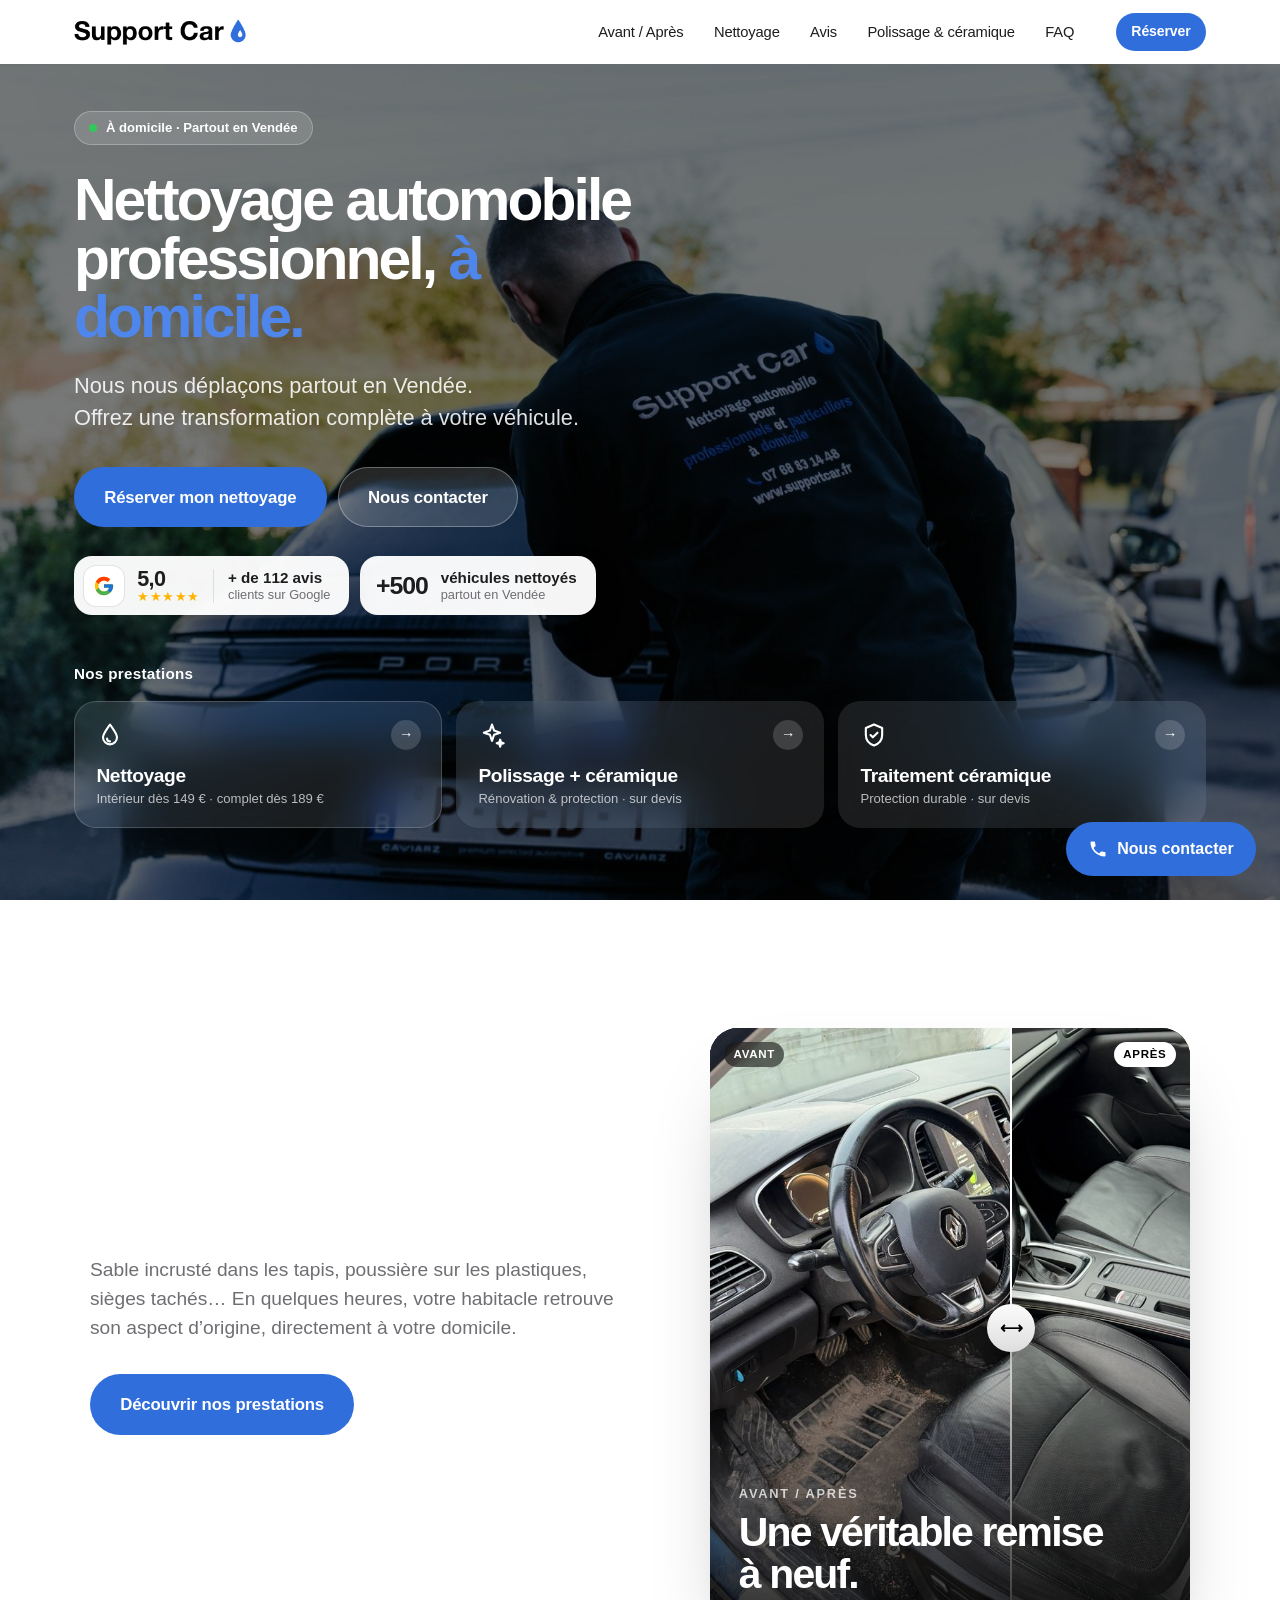
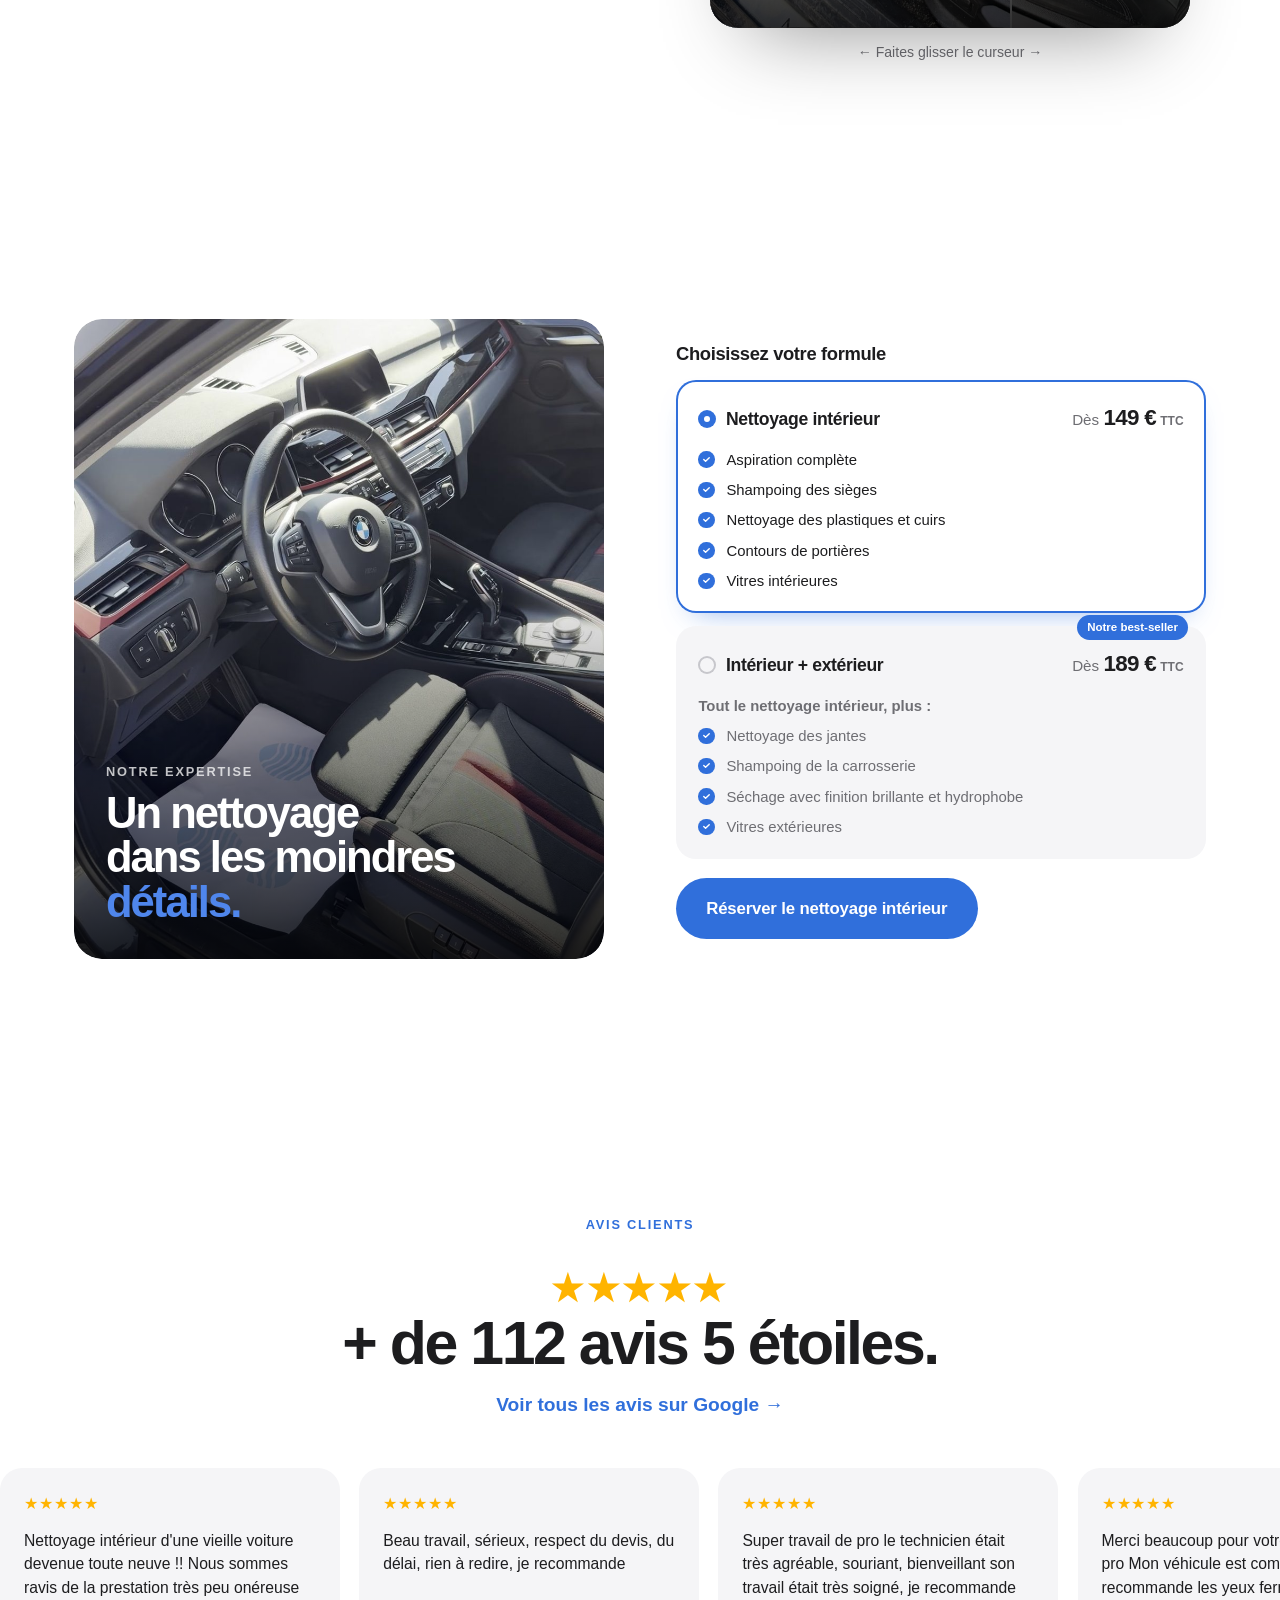
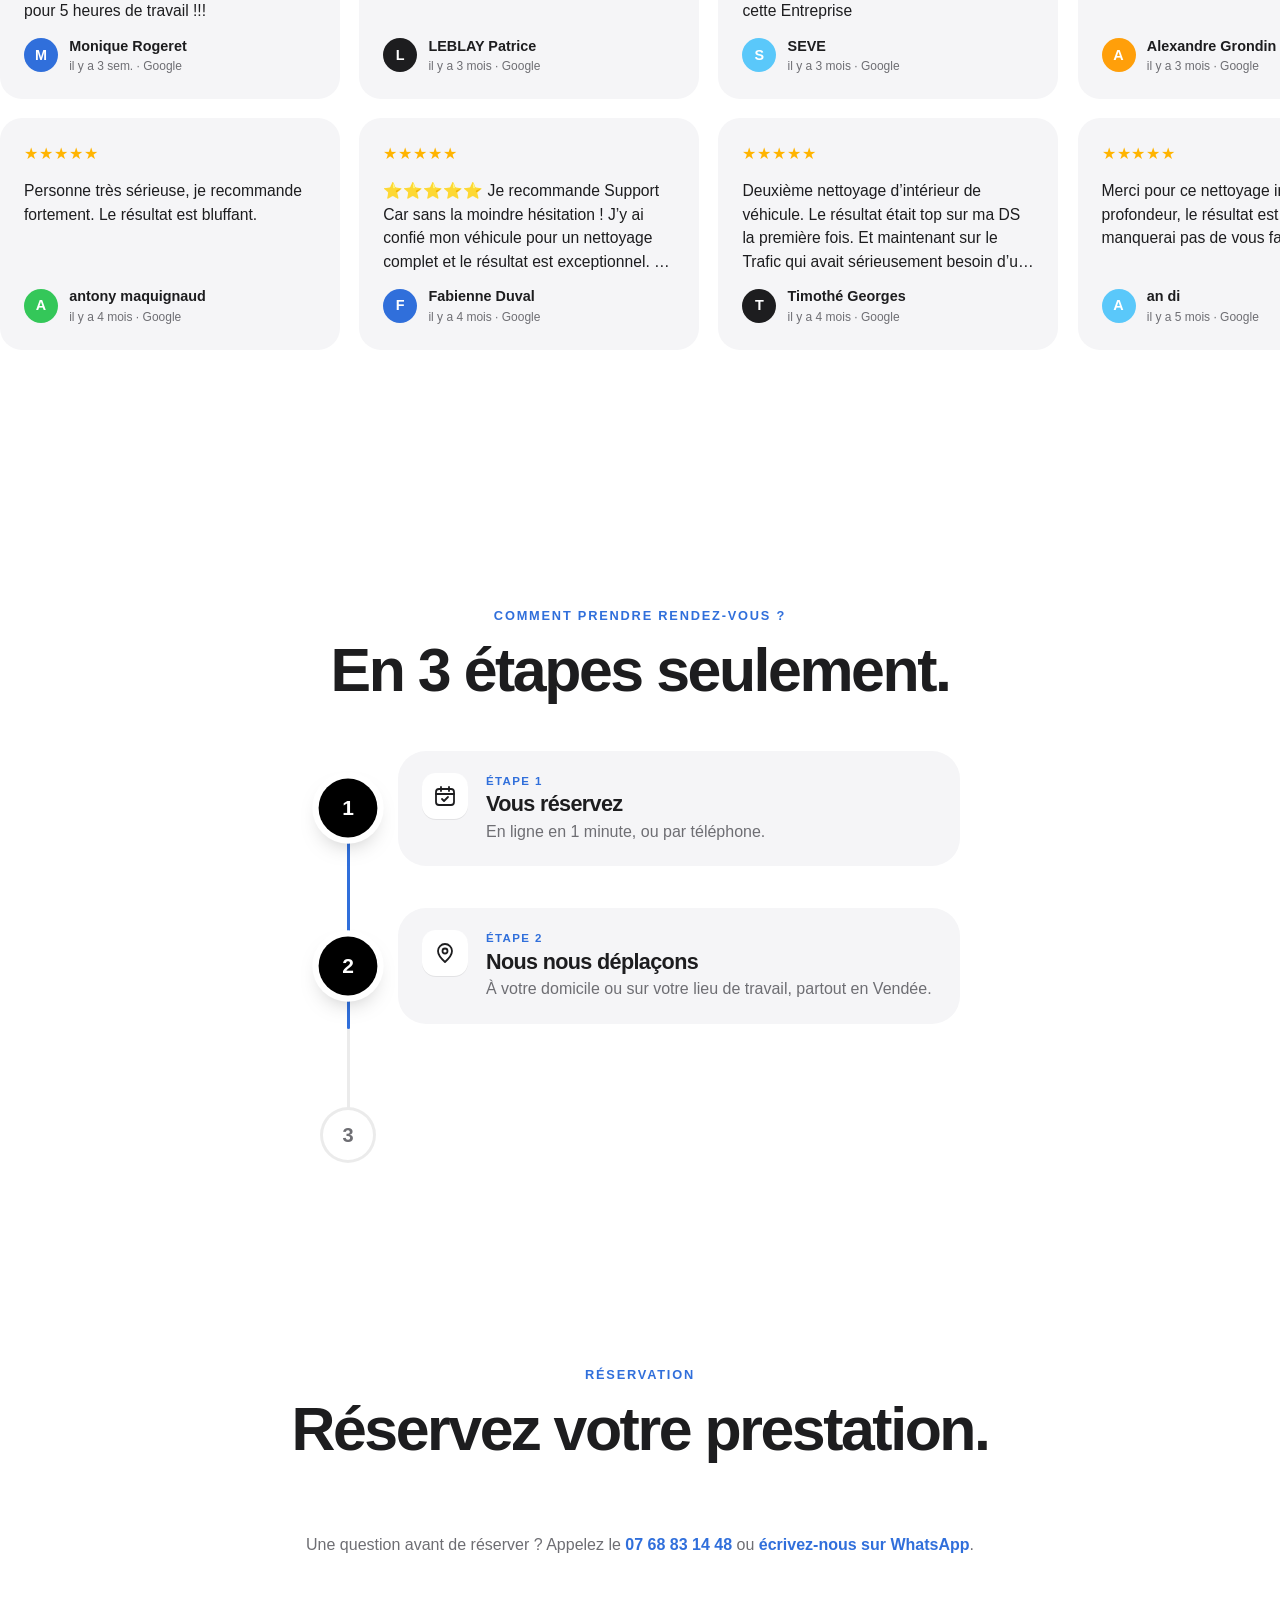
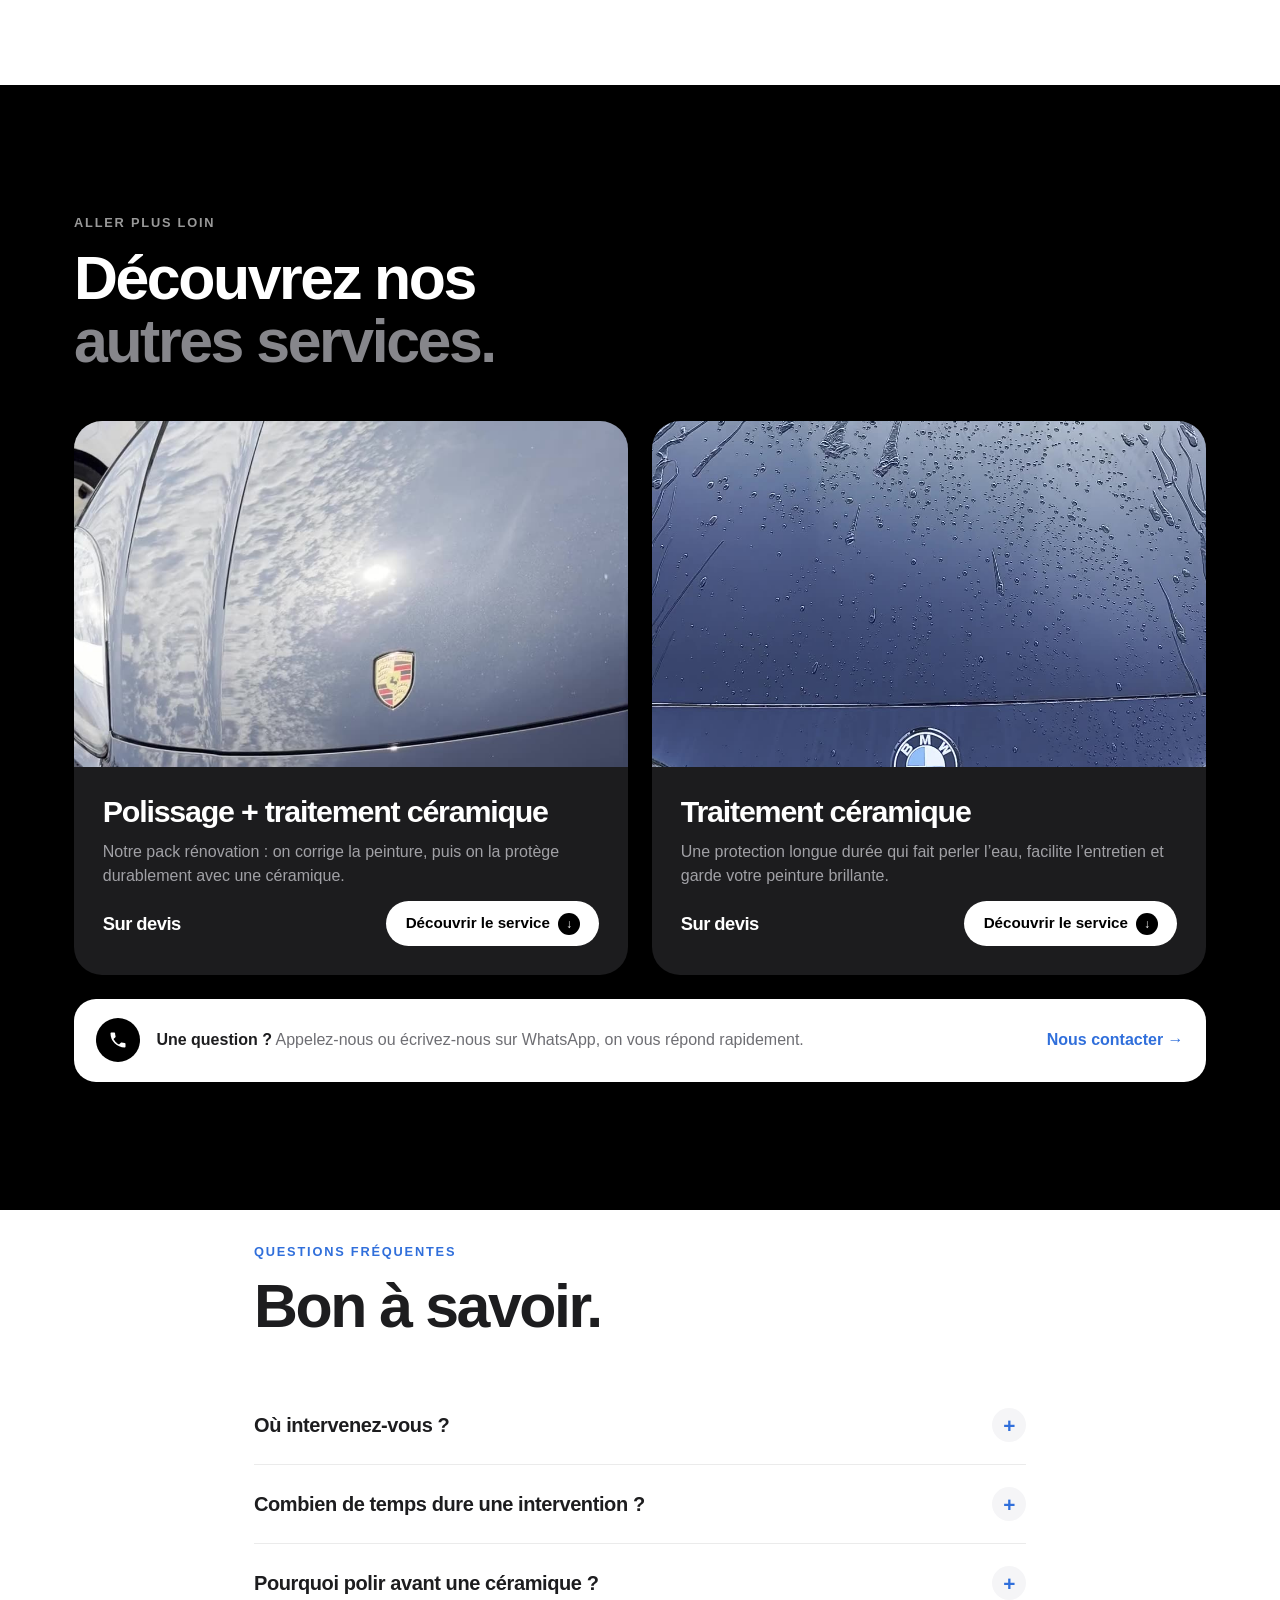
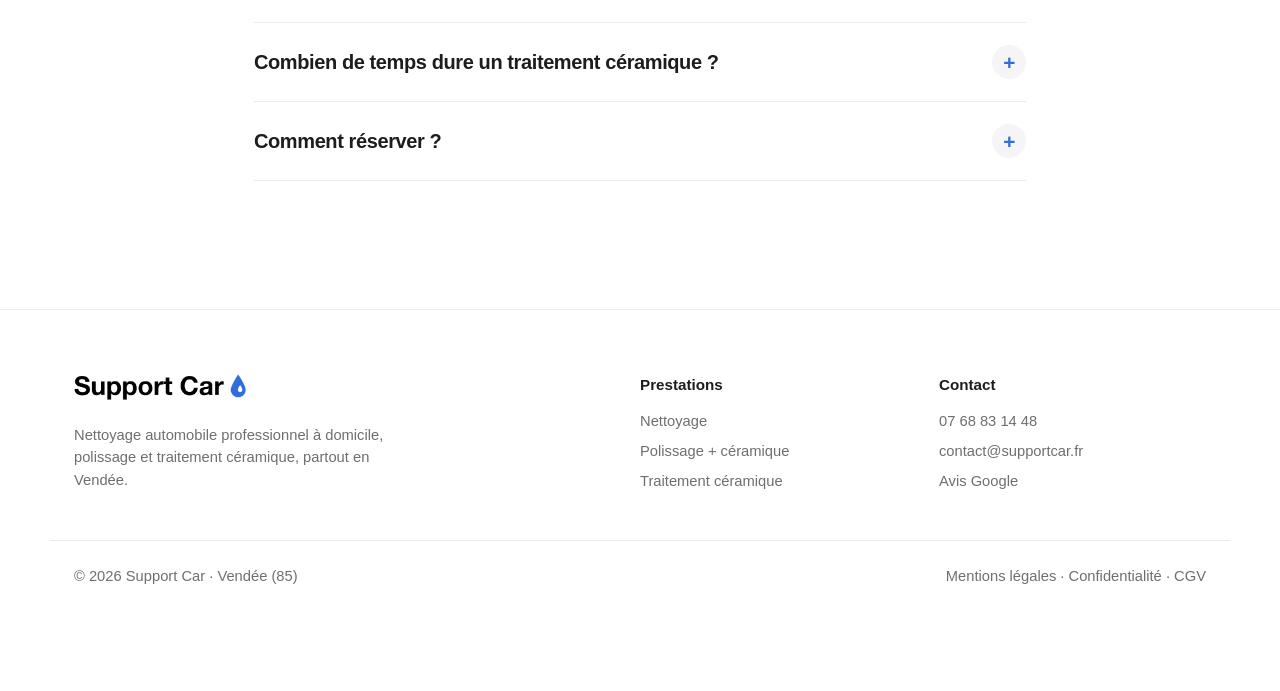
<file: index.html>
<!doctype html>
<html lang="fr">
<head>
<meta charset="utf-8">
<meta name="viewport" content="width=device-width, initial-scale=1, viewport-fit=cover">
<title>Support Car — Nettoyage automobile à domicile en Vendée · Polissage &amp; céramique</title>
<meta name="description" content="Nettoyage automobile professionnel à domicile, partout en Vendée, et services d’esthétique automobile : polissage et traitement céramique. Plus de 500 véhicules nettoyés, plus de 112 avis 5 étoiles sur Google. Dès 149 € TTC.">
<meta name="theme-color" content="#ffffff">
<link rel="canonical" href="https://supportcar.fr/">
<meta property="og:type" content="website">
<meta property="og:title" content="Support Car — Nettoyage automobile à domicile en Vendée">
<meta property="og:description" content="Nous nous déplaçons partout en Vendée. Offrez une transformation complète à votre véhicule. + de 112 avis 5 étoiles.">
<meta property="og:image" content="https://supportcar.fr/assets/og-image.jpg">
<meta property="og:url" content="https://supportcar.fr/">
<link rel="icon" href="assets/favicon.svg" type="image/svg+xml">
<link rel="preload" href="assets/fonts/inter-latin.woff2" as="font" type="font/woff2" crossorigin>
<link rel="stylesheet" href="style.css?v=403ad6aa08">
<script type="application/ld+json">
{"@context":"https://schema.org","@type":"AutoWash","name":"Support Car","description":"Nettoyage automobile professionnel à domicile, polissage et traitement céramique en Vendée.","url":"https://supportcar.fr/","telephone":"+33768831448","email":"contact@supportcar.fr","image":"https://supportcar.fr/assets/og-image.jpg","areaServed":{"@type":"AdministrativeArea","name":"Vendée"},"priceRange":"€€","address":{"@type":"PostalAddress","addressRegion":"Vendée","addressCountry":"FR"}}
</script>
</head>
<body>

<!-- ================= BANNIÈRE ================= -->
<header class="nav" id="nav">
  <a href="#top" class="logo" aria-label="Support Car, accueil"><img src="assets/logo-noir.png" alt="Support Car" width="1104" height="167"></a>
  <nav class="nav__links" id="navLinks" aria-label="Sections">
    <a href="#resultats">Avant / Après</a>
    <a href="#nettoyage">Nettoyage</a>
    <a href="#avis">Avis</a>
    <a href="#prestations">Polissage &amp; céramique</a>
    <a href="#faq">FAQ</a>
  </nav>
  <div class="nav__actions">
    <a href="#reservation" class="btn btn--blue btn--sm" data-book>Réserver</a>
    <button class="nav__burger" id="navBurger" aria-label="Ouvrir le menu" aria-expanded="false" aria-controls="navLinks"><span></span><span></span></button>
  </div>
</header>

<main id="top">

<!-- ================= ACCUEIL ================= -->
<section class="hero">
  <div class="wrap hero__grid">
    <div class="hero__text">
      <p class="pill"><span class="live"></span>À domicile · Partout en Vendée</p>
      <h1>Nettoyage automobile professionnel, <span class="blue">à domicile.</span></h1>
      <p class="hero__lead">Nous nous déplaçons partout en Vendée.<br>Offrez une transformation complète à votre véhicule.</p>
      <div class="hero__cta">
        <a href="#reservation" class="btn btn--blue btn--lg" data-book>Réserver mon nettoyage</a>
        <button class="btn btn--light btn--lg" data-contact>Nous contacter</button>
      </div>
      <div class="proofs">
        <a href="#avis" class="gbadge" aria-label="Note Google 5 sur 5, plus de 112 avis">
          <span class="gbadge__g"><svg viewBox="0 0 48 48" width="22" height="22" aria-hidden="true"><path fill="#FFC107" d="M43.6 20.5H42V20H24v8h11.3C33.7 32.7 29.2 36 24 36c-6.6 0-12-5.4-12-12s5.4-12 12-12c3.1 0 5.8 1.2 7.9 3.1l5.7-5.7C34 6.1 29.3 4 24 4 12.9 4 4 12.9 4 24s8.9 20 20 20 20-8.9 20-20c0-1.3-.1-2.4-.4-3.5z"/><path fill="#FF3D00" d="m6.3 14.7 6.6 4.8C14.7 15.1 19 12 24 12c3.1 0 5.8 1.2 7.9 3.1l5.7-5.7C34 6.1 29.3 4 24 4 16.3 4 9.7 8.3 6.3 14.7z"/><path fill="#4CAF50" d="M24 44c5.2 0 9.9-2 13.4-5.2l-6.2-5.2c-2 1.5-4.5 2.4-7.2 2.4-5.2 0-9.6-3.3-11.3-8l-6.5 5C9.5 39.6 16.2 44 24 44z"/><path fill="#1976D2" d="M43.6 20.5H42V20H24v8h11.3c-.8 2.2-2.2 4.2-4.1 5.6l6.2 5.2C37 39.2 44 34 44 24c0-1.3-.1-2.4-.4-3.5z"/></svg></span>
          <span class="gbadge__score"><b>5,0</b><span class="stars">★★★★★</span></span>
          <span class="gbadge__sep"></span>
          <span class="gbadge__count"><b>+ de 112 avis</b><small>clients sur Google</small></span>
        </a>
        <div class="statb" aria-label="Plus de 500 véhicules nettoyés">
          <span class="statb__num">+<span class="countup" data-to="500">500</span></span>
          <span class="statb__txt"><b>véhicules nettoyés</b><small>partout en Vendée</small></span>
        </div>
      </div>
    </div>
    <div class="hero__media">
      <img src="assets/accueil-equipe.jpg?v=2" alt="Maxime, de Support Car, en train de nettoyer une Porsche à domicile" width="2000" height="1126" fetchpriority="high">
    </div>
  </div>
  <div class="wrap hero__services hero__services--a v vA">
  <p class="hs-label">Nos prestations</p>
  <div class="hs-row">
    <a class="hs" href="#nettoyage" aria-label="Voir le nettoyage"><span class="hs__ico"><svg viewBox="0 0 24 24" fill="none" stroke="currentColor" stroke-width="1.8" stroke-linecap="round" stroke-linejoin="round"><path d="M12 3c-3 4.5-6 8-6 11a6 6 0 0 0 12 0c0-3-3-6.5-6-11Z"/><path d="M9.5 15a2.5 2.5 0 0 0 2.5 2.5"/></svg></span><span class="hs__txt"><b>Nettoyage</b><small>Intérieur dès 149 € · complet dès 189 €</small></span><span class="hs__go" aria-hidden="true">→</span></a>
    <a class="hs" href="#svc-polissage" data-open="polissage-ceramique" aria-label="Voir le polissage + céramique"><span class="hs__ico"><svg viewBox="0 0 24 24" fill="none" stroke="currentColor" stroke-width="1.8" stroke-linecap="round" stroke-linejoin="round"><path d="M12 3l1.8 5.2L19 10l-5.2 1.8L12 17l-1.8-5.2L5 10l5.2-1.8Z"/><path d="M19 16l.7 2.3L22 19l-2.3.7L19 22l-.7-2.3L16 19l2.3-.7Z"/></svg></span><span class="hs__txt"><b>Polissage + céramique</b><small>Rénovation &amp; protection · sur devis</small></span><span class="hs__go" aria-hidden="true">→</span></a>
    <a class="hs" href="#svc-ceramique" data-open="ceramique" aria-label="Voir le traitement céramique"><span class="hs__ico"><svg viewBox="0 0 24 24" fill="none" stroke="currentColor" stroke-width="1.8" stroke-linecap="round" stroke-linejoin="round"><path d="M12 3 5 6v6c0 4.4 3 7.6 7 9 4-1.4 7-4.6 7-9V6Z"/><path d="m9 12 2 2 4-4"/></svg></span><span class="hs__txt"><b>Traitement céramique</b><small>Protection durable · sur devis</small></span><span class="hs__go" aria-hidden="true">→</span></a>
  </div>
  </div>
</section>

<!-- ================= AVANT / APRÈS ================= -->
<section class="results" id="resultats">
  <div class="wrap">
    <div class="res">
      <div class="res__media">
        <div class="ba rv" data-ba>
          <img class="ba__img" src="assets/apres-3.jpg" alt="Après" loading="lazy">
          <div class="ba__before"><img class="ba__img" src="assets/avant-3.jpg" alt="Avant" loading="lazy"></div>
          <span class="ba__tag">Avant</span><span class="ba__tag ba__tag--r">Après</span>
          <div class="ba__handle"><span>⟷</span></div>
          <div class="ba__shade" aria-hidden="true"></div>
          <div class="ba__title"><p class="eyebrow">Avant / Après</p><h2>Une véritable remise à&nbsp;neuf.</h2></div>
          <input type="range" min="0" max="100" value="50" class="ba__range" aria-label="Comparer avant et après">
        </div>
        <p class="res__hint">← Faites glisser le curseur →</p>
      </div>
      <div class="res__text rv">
        <p class="lead">Sable incrusté dans les tapis, poussière sur les plastiques, sièges tachés… En quelques heures, votre habitacle retrouve son aspect d’origine, directement à votre domicile.</p>
        <a href="#nettoyage" class="btn btn--blue btn--lg">Découvrir nos prestations</a>
      </div>
    </div>
  </div>
</section>

<!-- ================= NETTOYAGE (service principal) ================= -->
<section class="main-service" id="nettoyage">
  <div class="wrap ms__grid">
    <div class="ms__media rv">
      <div class="schema" id="schema">
        <img src="assets/interieur-x1.jpg" alt="Intérieur BMW à sièges tissu après nettoyage Support Car" loading="lazy" width="1000" height="1500">
        <div class="schema__title">
          <p class="eyebrow">Notre expertise</p>
          <h2>Un nettoyage<br>dans les moindres <span class="blue">détails.</span></h2>
        </div>
      </div>
    </div>
    <div class="ms__text">
      <p class="offers__title rv">Choisissez votre formule</p>
      <div class="offers rv" role="radiogroup" aria-label="Choisir une formule">
        <div class="offer is-on" role="radio" tabindex="0" aria-checked="true" data-offer="int">
          <div class="offer__top"><b>Nettoyage intérieur</b><span class="price">Dès <b>149 €</b> <small>TTC</small></span></div>
          <ul class="checks offer__list"><li>Aspiration complète</li><li>Shampoing des sièges</li><li>Nettoyage des plastiques et cuirs</li><li>Contours de portières</li><li>Vitres intérieures</li></ul>
        </div>
        <div class="offer offer--full" role="radio" tabindex="0" aria-checked="false" data-offer="ext">
          <span class="offer__tag">Notre best-seller</span>
          <div class="offer__top"><b>Intérieur + extérieur</b><span class="price">Dès <b>189 €</b> <small>TTC</small></span></div>
          <ul class="checks offer__list"><li class="offer__plus">Tout le nettoyage intérieur, plus :</li><li>Nettoyage des jantes</li><li>Shampoing de la carrosserie</li><li>Séchage avec finition brillante et hydrophobe</li><li>Vitres extérieures</li></ul>
        </div>
        <a href="#reservation" class="btn btn--blue btn--lg offers__cta" data-book id="offerCta">Réserver le nettoyage intérieur</a>
      </div>
    </div>
  </div>
</section>

<!-- ================= AVIS ================= -->
<section class="reviews" id="avis">
  <div class="wrap">
    <header class="head head--center rv">
      <p class="eyebrow">Avis clients</p>
      <h2><span class="stars stars--h">★★★★★</span><br>+ de 112 avis 5 étoiles.</h2>
      <p class="lead"><a href="https://maps.app.goo.gl/cyR9oR5rDXhx6zer9" target="_blank" rel="noopener" class="link">Voir tous les avis sur Google →</a></p>
    </header>
  </div>
  <div class="wall" id="wall"><div class="wall__row" id="wall1"></div><div class="wall__row wall__row--rev" id="wall2"></div></div>
  <!-- Widget Trustindex (invisible) : alimente le mur d'avis en direct -->
  <div class="reviews__widget" aria-hidden="true">
    <script defer async src='https://cdn.trustindex.io/loader.js?a26781c850b78161209636843f2'></script>
  </div>
</section>

<!-- ================= 1-2-3 ================= -->
<section class="how">
  <div class="wrap">
    <header class="head head--center rv"><p class="eyebrow">Comment prendre rendez-vous ?</p><h2>En 3 étapes seulement.</h2></header>
    <ol class="tl" id="timeline">
      <li class="tl__track" aria-hidden="true"><span class="tl__fill"></span></li>
      <li class="tl__step" style="--i:0">
        <span class="tl__dot"><b>1</b></span>
        <div class="tl__card"><span class="tl__ico"><svg viewBox="0 0 24 24" fill="none" stroke="currentColor" stroke-width="1.8" stroke-linecap="round" stroke-linejoin="round"><rect x="3" y="5" width="18" height="16" rx="3"/><path d="M3 10h18M8 3v4M16 3v4"/><path d="m9 15 2 2 4-4"/></svg></span><div><small>Étape 1</small><h4>Vous réservez</h4><p>En ligne en 1 minute, ou par téléphone.</p></div></div>
      </li>
      <li class="tl__step" style="--i:1">
        <span class="tl__dot"><b>2</b></span>
        <div class="tl__card"><span class="tl__ico"><svg viewBox="0 0 24 24" fill="none" stroke="currentColor" stroke-width="1.8" stroke-linecap="round" stroke-linejoin="round"><path d="M12 21s-7-6.2-7-11a7 7 0 0 1 14 0c0 4.8-7 11-7 11Z"/><circle cx="12" cy="10" r="2.5"/></svg></span><div><small>Étape 2</small><h4>Nous nous déplaçons</h4><p>À votre domicile ou sur votre lieu de travail, partout en Vendée.</p></div></div>
      </li>
      <li class="tl__step" style="--i:2">
        <span class="tl__dot"><b>3</b></span>
        <div class="tl__card"><span class="tl__ico"><svg viewBox="0 0 24 24" fill="none" stroke="currentColor" stroke-width="1.8" stroke-linecap="round" stroke-linejoin="round"><path d="M5 17h14M3 17v-4l2.2-5A2 2 0 0 1 7 7h10a2 2 0 0 1 1.8 1l2.2 5v4"/><circle cx="7.5" cy="17" r="2"/><circle cx="16.5" cy="17" r="2"/><path d="M12 2.5 12.6 4l1.4.6-1.4.6L12 6.6l-.6-1.4-1.4-.6 1.4-.6Z" fill="currentColor"/></svg></span><div><small>Étape 3</small><h4>Votre voiture est prête</h4><p>Votre véhicule nettoyé en profondeur, sans avoir eu à vous déplacer.</p></div></div>
      </li>
    </ol>
  </div>
</section>

<!-- ================= RÉSERVATION ================= -->
<section class="booking" id="reservation">
  <div class="wrap">
    <header class="head head--center rv"><p class="eyebrow">Réservation</p><h2>Réservez votre prestation.</h2></header>
    <div class="booking__frame rv" id="bookingFrame">
      <!-- Module de réservation Klinter -->
      <div data-kltr-widget="booking"></div>
    </div>
    <p class="booking__help rv">Une question avant de réserver ? Appelez le <a href="tel:+33768831448" class="link">07 68 83 14 48</a> ou <a href="https://wa.me/33768831448" target="_blank" rel="noopener" class="link">écrivez-nous sur WhatsApp</a>.</p>
  </div>
</section>

<!-- ================= ALLER PLUS LOIN ================= -->
<section class="more" id="prestations">
  <div class="wrap">
    <header class="head rv">
      <p class="eyebrow">Aller plus loin</p>
      <h2>Découvrez nos<br><span class="muted">autres services.</span></h2>
    </header>
    <div class="more__grid">
      <article class="card card--svc rv" data-svc="polissage-ceramique" id="svc-polissage">
        <div class="card__media">
          <video muted loop playsinline preload="metadata" poster="assets/polissage-poster.jpg" aria-label="Capot de Porsche noir poli : les nuages s’y reflètent comme dans un miroir"><source src="assets/polissage.mp4" type="video/mp4"></video>
        </div>
        <div class="card__body">
          <h3>Polissage + traitement céramique</h3>
          <p>Notre pack rénovation : on corrige la peinture, puis on la protège durablement avec une céramique.</p>
          <div class="price-row"><span class="price"><b>Sur devis</b></span>
            <button type="button" class="link svc__toggle" aria-expanded="false">Découvrir le service <span class="svc__chev">↓</span></button></div>
          <div class="svc__more" hidden>
            <div class="bens">
            <div class="ben"><span class="ben__ico">🔍</span><div><b>Correction des défauts</b><small>Micro-rayures, hologrammes et voile de lavage effacés.</small></div></div>
            <div class="ben"><span class="ben__ico">✨</span><div><b>Brillance profonde</b><small>Une peinture ravivée, avec un effet miroir.</small></div></div>
            <div class="ben"><span class="ben__ico">🛡️</span><div><b>Protection longue durée</b><small>La céramique scelle le résultat du polissage.</small></div></div>
            <div class="ben"><span class="ben__ico">💧</span><div><b>Effet hydrophobe</b><small>L’eau perle et glisse, la saleté accroche moins.</small></div></div>
            <div class="ben"><span class="ben__ico">🧽</span><div><b>Entretien facilité</b><small>Des lavages plus rapides et plus simples.</small></div></div>
            </div>
            <button type="button" class="btn btn--blue svc__quote" data-quote="polissage-ceramique">Demander un devis</button>
          </div>
        </div>
      </article>
      <article class="card card--svc rv" data-svc="ceramique" id="svc-ceramique">
        <div class="card__media">
          <video muted loop playsinline preload="metadata" poster="assets/ceramique-poster.jpg"><source src="assets/ceramique.mp4" type="video/mp4"></video>
        </div>
        <div class="card__body">
          <h3>Traitement céramique</h3>
          <p>Une protection longue durée qui fait perler l’eau, facilite l’entretien et garde votre peinture brillante.</p>
          <div class="price-row"><span class="price"><b>Sur devis</b></span>
            <button type="button" class="link svc__toggle" aria-expanded="false">Découvrir le service <span class="svc__chev">↓</span></button></div>
          <div class="svc__more" hidden>
            <div class="bens">
            <div class="ben"><span class="ben__ico">💧</span><div><b>Effet déperlant</b><small>L’eau perle et emporte la saleté avec elle.</small></div></div>
            <div class="ben"><span class="ben__ico">☀️</span><div><b>Protection UV et contaminants</b><small>Contre le soleil, les fientes, la sève et le sel de route.</small></div></div>
            <div class="ben"><span class="ben__ico">✨</span><div><b>Brillance durable</b><small>Un éclat qui tient dans le temps.</small></div></div>
            <div class="ben"><span class="ben__ico">🧽</span><div><b>Entretien facilité</b><small>Moins d’adhérence de la saleté, lavages plus rapides.</small></div></div>
            <div class="ben"><span class="ben__ico">📈</span><div><b>Valeur préservée</b><small>Un véhicule mieux présenté à la revente.</small></div></div>
            </div>
            <button type="button" class="btn btn--blue svc__quote" data-quote="ceramique">Demander un devis</button>
          </div>
        </div>
      </article>
    </div>
    <button class="helper rv" data-contact>
      <span class="helper__ico"><svg viewBox="0 0 24 24" aria-hidden="true"><path d="M6.6 10.8a15 15 0 0 0 6.6 6.6l2.2-2.2c.3-.3.7-.4 1-.2 1.1.4 2.3.6 3.6.6.6 0 1 .4 1 1V20c0 .6-.4 1-1 1A17 17 0 0 1 3 4c0-.6.4-1 1-1h3.5c.6 0 1 .4 1 1 0 1.3.2 2.5.6 3.6.1.3 0 .7-.2 1Z" fill="currentColor"/></svg></span>
      <span><b>Une question ?</b> Appelez-nous ou écrivez-nous sur WhatsApp, on vous répond rapidement.</span>
      <span class="helper__go">Nous contacter →</span>
    </button>
  </div>
</section>

<!-- ================= FAQ ================= -->
<section class="faq" id="faq">
  <div class="wrap wrap--narrow">
    <header class="head rv"><p class="eyebrow">Questions fréquentes</p><h2>Bon à savoir.</h2></header>
    <details class="rv"><summary>Où intervenez-vous ?</summary><p>Toutes nos prestations sont réalisées à domicile, partout en Vendée (85) : chez vous, au travail ou là où se trouve votre véhicule.</p></details>
    <details class="rv"><summary>Combien de temps dure une intervention ?</summary><p>De quelques heures pour un nettoyage à une ou plusieurs journées pour un polissage suivi d’un traitement céramique. La durée exacte vous est indiquée à la réservation.</p></details>
    <details class="rv"><summary>Pourquoi polir avant une céramique ?</summary><p>La céramique protège mais ne corrige pas : elle fige l’état de la peinture. Un polissage préalable supprime rayures et hologrammes pour que la protection scelle une carrosserie parfaite.</p></details>
    <details class="rv"><summary>Combien de temps dure un traitement céramique ?</summary><p>Plusieurs années selon le produit choisi et l’entretien. Nous vous remettons nos conseils pour en profiter au maximum.</p></details>
    <details class="rv"><summary>Comment réserver ?</summary><p>En ligne via le module de réservation, par téléphone au 07 68 83 14 48 ou sur WhatsApp.</p></details>
  </div>
</section>

</main>

<footer class="footer">
  <div class="wrap footer__grid">
    <div>
      <a href="#top" class="logo"><img src="assets/logo-noir.png" alt="Support Car" width="1104" height="167" loading="lazy"></a>
      <p>Nettoyage automobile professionnel à domicile, polissage et traitement céramique, partout en Vendée.</p>
    </div>
    <div><h5>Prestations</h5><a href="#nettoyage">Nettoyage</a><a href="#prestations">Polissage + céramique</a><a href="#prestations">Traitement céramique</a></div>
    <div><h5>Contact</h5><a href="tel:+33768831448">07 68 83 14 48</a><a href="mailto:contact@supportcar.fr">contact@supportcar.fr</a><a href="https://maps.app.goo.gl/cyR9oR5rDXhx6zer9" target="_blank" rel="noopener">Avis Google</a></div>
  </div>
  <div class="wrap footer__bottom"><span>© <span id="year"></span> Support Car · Vendée (85)</span><span class="footer__legal"><a href="mentions-legales.html">Mentions légales</a> · <a href="confidentialite.html">Confidentialité</a> · <a href="cgv.html">CGV</a></span></div>
</footer>

<!-- ================= FORMULAIRE DE DEVIS (structure à compléter) ================= -->
<div class="quote" id="quote" role="dialog" aria-modal="true" aria-labelledby="quoteTitle" hidden>
  <div class="quote__backdrop" data-qclose></div>
  <form class="quote__box" id="quoteForm" novalidate>
    <header class="quote__head">
      <div><p class="eyebrow">Demande de devis</p><h3 id="quoteTitle">Votre devis gratuit et sans engagement</h3></div>
      <button type="button" class="chat__close" data-qclose aria-label="Fermer">✕</button>
    </header>
    <div class="quote__bar"><span id="quoteBar"></span></div>
    <p class="quote__step-lbl" id="quoteStepLbl"></p>

    <!-- Étape 1 : prestation -->
    <fieldset class="qstep" data-step="1">
      <legend>Quelle prestation vous intéresse ?</legend>
      <label class="qopt"><input type="radio" name="prestation" value="Polissage + traitement céramique" required><span>Polissage + traitement céramique</span></label>
      <label class="qopt"><input type="radio" name="prestation" value="Traitement céramique"><span>Traitement céramique</span></label>
      <label class="qopt"><input type="radio" name="prestation" value="Je ne sais pas encore"><span>Je ne sais pas encore, j’ai besoin d’un conseil</span></label>
    </fieldset>

    <!-- Étape 2 : véhicule -->
    <fieldset class="qstep" data-step="2" hidden>
      <legend>Votre véhicule</legend>
      <div class="qgrid">
        <label class="qfield"><span>Marque</span><input name="marque" required placeholder="Ex. BMW"></label>
        <label class="qfield"><span>Modèle</span><input name="modele" required placeholder="Ex. X1"></label>
        <label class="qfield"><span>Année</span><input name="annee" inputmode="numeric" placeholder="Ex. 2019"></label>
        <label class="qfield"><span>Couleur</span><input name="couleur" placeholder="Ex. Noir métallisé"></label>
      </div>
      <p class="qsub">Gabarit</p>
      <div class="qchips">
        <label class="qchip"><input type="radio" name="gabarit" value="Citadine" required><span>Citadine</span></label>
        <label class="qchip"><input type="radio" name="gabarit" value="Berline / Break"><span>Berline / Break</span></label>
        <label class="qchip"><input type="radio" name="gabarit" value="SUV / 4x4"><span>SUV / 4x4</span></label>
        <label class="qchip"><input type="radio" name="gabarit" value="Utilitaire / 7 places"><span>Utilitaire / 7 places</span></label>
      </div>
    </fieldset>

    <!-- Étape 3 : état de la peinture -->
    <fieldset class="qstep" data-step="3" hidden>
      <legend>État de la peinture</legend>
      <p class="qsub">Que remarquez-vous ? <small>(plusieurs choix possibles)</small></p>
      <div class="qchips">
        <label class="qchip"><input type="checkbox" name="defauts" value="Micro-rayures"><span>Micro-rayures</span></label>
        <label class="qchip"><input type="checkbox" name="defauts" value="Rayures marquées"><span>Rayures marquées</span></label>
        <label class="qchip"><input type="checkbox" name="defauts" value="Hologrammes"><span>Hologrammes</span></label>
        <label class="qchip"><input type="checkbox" name="defauts" value="Peinture terne"><span>Peinture terne</span></label>
        <label class="qchip"><input type="checkbox" name="defauts" value="Traces / taches"><span>Traces / taches</span></label>
        <label class="qchip"><input type="checkbox" name="defauts" value="Aucun défaut visible"><span>Aucun défaut visible</span></label>
      </div>
      <p class="qsub">Le véhicule a-t-il déjà reçu une protection (cire, céramique) ?</p>
      <div class="qchips">
        <label class="qchip"><input type="radio" name="protection" value="Oui"><span>Oui</span></label>
        <label class="qchip"><input type="radio" name="protection" value="Non"><span>Non</span></label>
        <label class="qchip"><input type="radio" name="protection" value="Je ne sais pas"><span>Je ne sais pas</span></label>
      </div>
      <p class="qsub">Photos de votre véhicule <small>(recommandé, jusqu’à 6)</small></p>
      <label class="qdrop" id="qDrop">
        <input type="file" id="qFiles" accept="image/*" multiple hidden>
        <span class="qdrop__ico">📸</span>
        <span><b>Ajoutez vos photos</b><small>Glissez-les ici ou touchez pour choisir</small></span>
      </label>
      <div class="qthumbs" id="qThumbs"></div>
    </fieldset>

    <!-- Étape 4 : coordonnées -->
    <fieldset class="qstep" data-step="4" hidden>
      <legend>Vos coordonnées</legend>
      <div class="qgrid">
        <label class="qfield"><span>Prénom et nom</span><input name="nom" required autocomplete="name"></label>
        <label class="qfield"><span>Téléphone</span><input name="tel" type="tel" required autocomplete="tel"></label>
        <label class="qfield"><span>E-mail</span><input name="email" type="email" autocomplete="email"></label>
        <label class="qfield"><span>Ville</span><input name="ville" required placeholder="Ex. La Roche-sur-Yon"></label>
      </div>
      <label class="qfield"><span>Précisions <small>(facultatif)</small></span><textarea name="message" rows="3" placeholder="Disponibilités, questions…"></textarea></label>
    </fieldset>

    <!-- Étape 5 : récapitulatif + envoi -->
    <div class="qstep" data-step="5" hidden>
      <div class="qdone">✓</div>
      <h4>Votre demande est prête</h4>
      <p class="qsub">Vérifiez votre demande puis envoyez-la : <b>un expert Support Car vous recontacte sous 24 à 48 heures</b> avec votre devis.</p>
      <pre class="qrecap" id="quoteRecap"></pre>
      <p class="qphotos" id="qPhotosInfo" hidden></p>
      <div class="qsend">
        <button type="button" class="btn btn--blue btn--lg qsend__mail" id="quoteSend">Envoyer ma demande</button>
      </div>
      <p class="qhelp" id="quoteSending" hidden>Envoi en cours, merci de patienter…</p>
      <p class="qhelp">En envoyant ce formulaire, vous acceptez que vos informations soient utilisées uniquement pour vous établir un devis et vous recontacter. Elles sont conservées 3 ans au plus. <a href="confidentialite.html" class="link" target="_blank">En savoir plus et exercer vos droits</a>.</p>
      <p class="qhelp">Votre demande et vos photos nous arrivent directement par e-mail. Un souci ? Écrivez-nous à <a href="mailto:contact@supportcar.fr" class="link">contact@supportcar.fr</a>.</p>
    </div>

    <footer class="quote__foot">
      <button type="button" class="btn btn--light" id="quotePrev">Retour</button>
      <button type="button" class="btn btn--blue" id="quoteNext">Continuer</button>
    </footer>
  </form>
</div>

<div class="toast" id="toast" role="status" hidden><b>✓ Demande envoyée</b><span>Merci ! Un expert Support Car vous recontacte sous 24 à 48 heures avec votre devis.</span><button type="button" aria-label="Fermer">✕</button></div>

<!-- ================= NOUS CONTACTER (bouton flottant) ================= -->
<div class="contact" id="contact">
  <div class="contact__panel" id="contactPanel" role="dialog" aria-label="Nous contacter">
    <p class="contact__title"><b>Nous contacter</b><small>On vous répond rapidement</small></p>
    <a href="tel:+33768831448" class="contact__opt"><span style="background:#34C759"><svg viewBox="0 0 24 24" aria-hidden="true"><path d="M6.6 10.8a15 15 0 0 0 6.6 6.6l2.2-2.2c.3-.3.7-.4 1-.2 1.1.4 2.3.6 3.6.6.6 0 1 .4 1 1V20c0 .6-.4 1-1 1A17 17 0 0 1 3 4c0-.6.4-1 1-1h3.5c.6 0 1 .4 1 1 0 1.3.2 2.5.6 3.6.1.3 0 .7-.2 1Z" fill="currentColor"/></svg></span><div><b>Appeler</b><small>07 68 83 14 48</small></div></a>
    <a href="https://wa.me/33768831448" target="_blank" rel="noopener" class="contact__opt"><span style="background:#25D366">💬</span><div><b>WhatsApp</b><small>Envoyez une photo de votre véhicule</small></div></a>
    <a href="mailto:contact@supportcar.fr" class="contact__opt"><span style="background:#1d1d1f">✉️</span><div><b>E-mail</b><small>contact@supportcar.fr</small></div></a>
  </div>
  <button class="contact-fab" id="contactFab" data-contact aria-expanded="false" aria-controls="contactPanel"><svg viewBox="0 0 24 24" aria-hidden="true"><path d="M6.6 10.8a15 15 0 0 0 6.6 6.6l2.2-2.2c.3-.3.7-.4 1-.2 1.1.4 2.3.6 3.6.6.6 0 1 .4 1 1V20c0 .6-.4 1-1 1A17 17 0 0 1 3 4c0-.6.4-1 1-1h3.5c.6 0 1 .4 1 1 0 1.3.2 2.5.6 3.6.1.3 0 .7-.2 1Z" fill="currentColor"/></svg><span>Nous contacter</span></button>
</div>

<!-- Klinter : module de réservation (une seule fois par page) -->
<script src="https://klinter.app/embed/v1.js" data-key="pub_ZqE1IOR21eBC3MUA-mBkJ5mO" async></script>
<script src="reviews-backup.js?v=bab5b76415"></script>
<script src="app.js?v=19fb9a7c3b"></script>
</body>
</html>
</file>
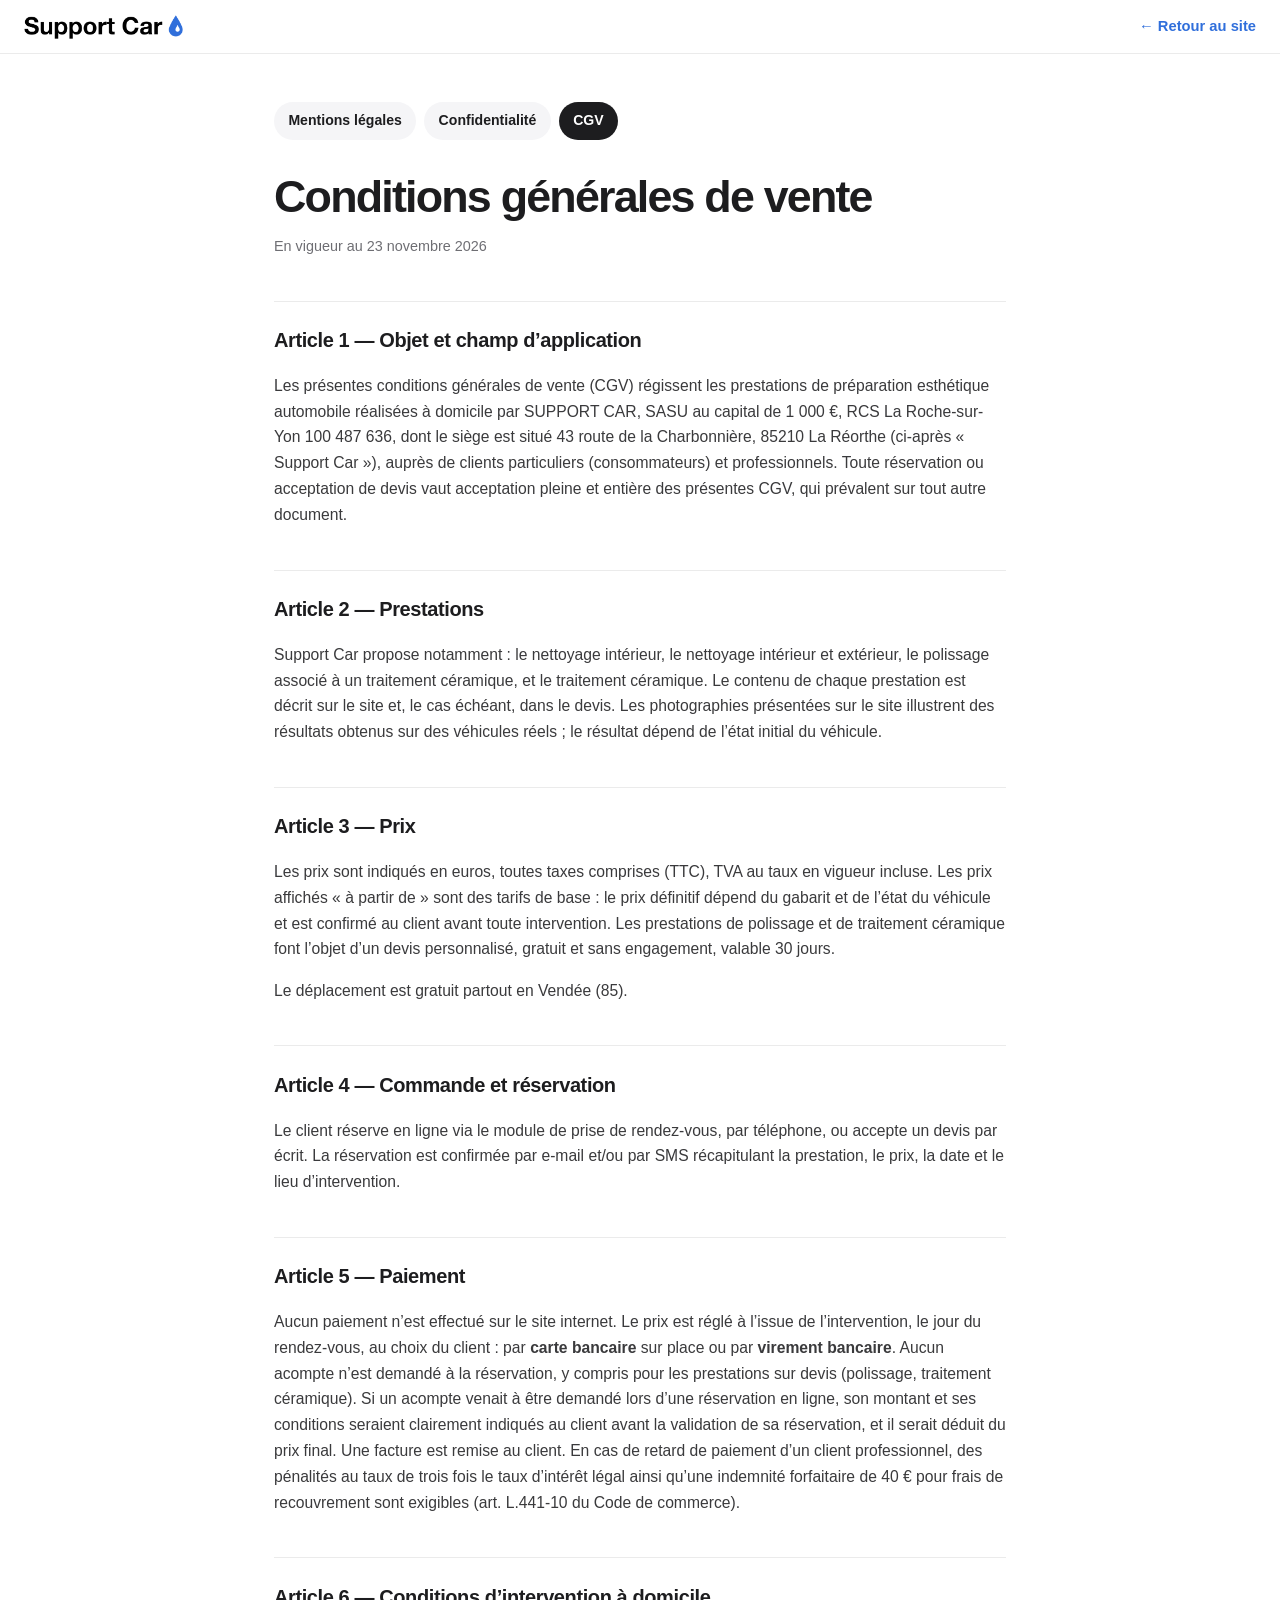
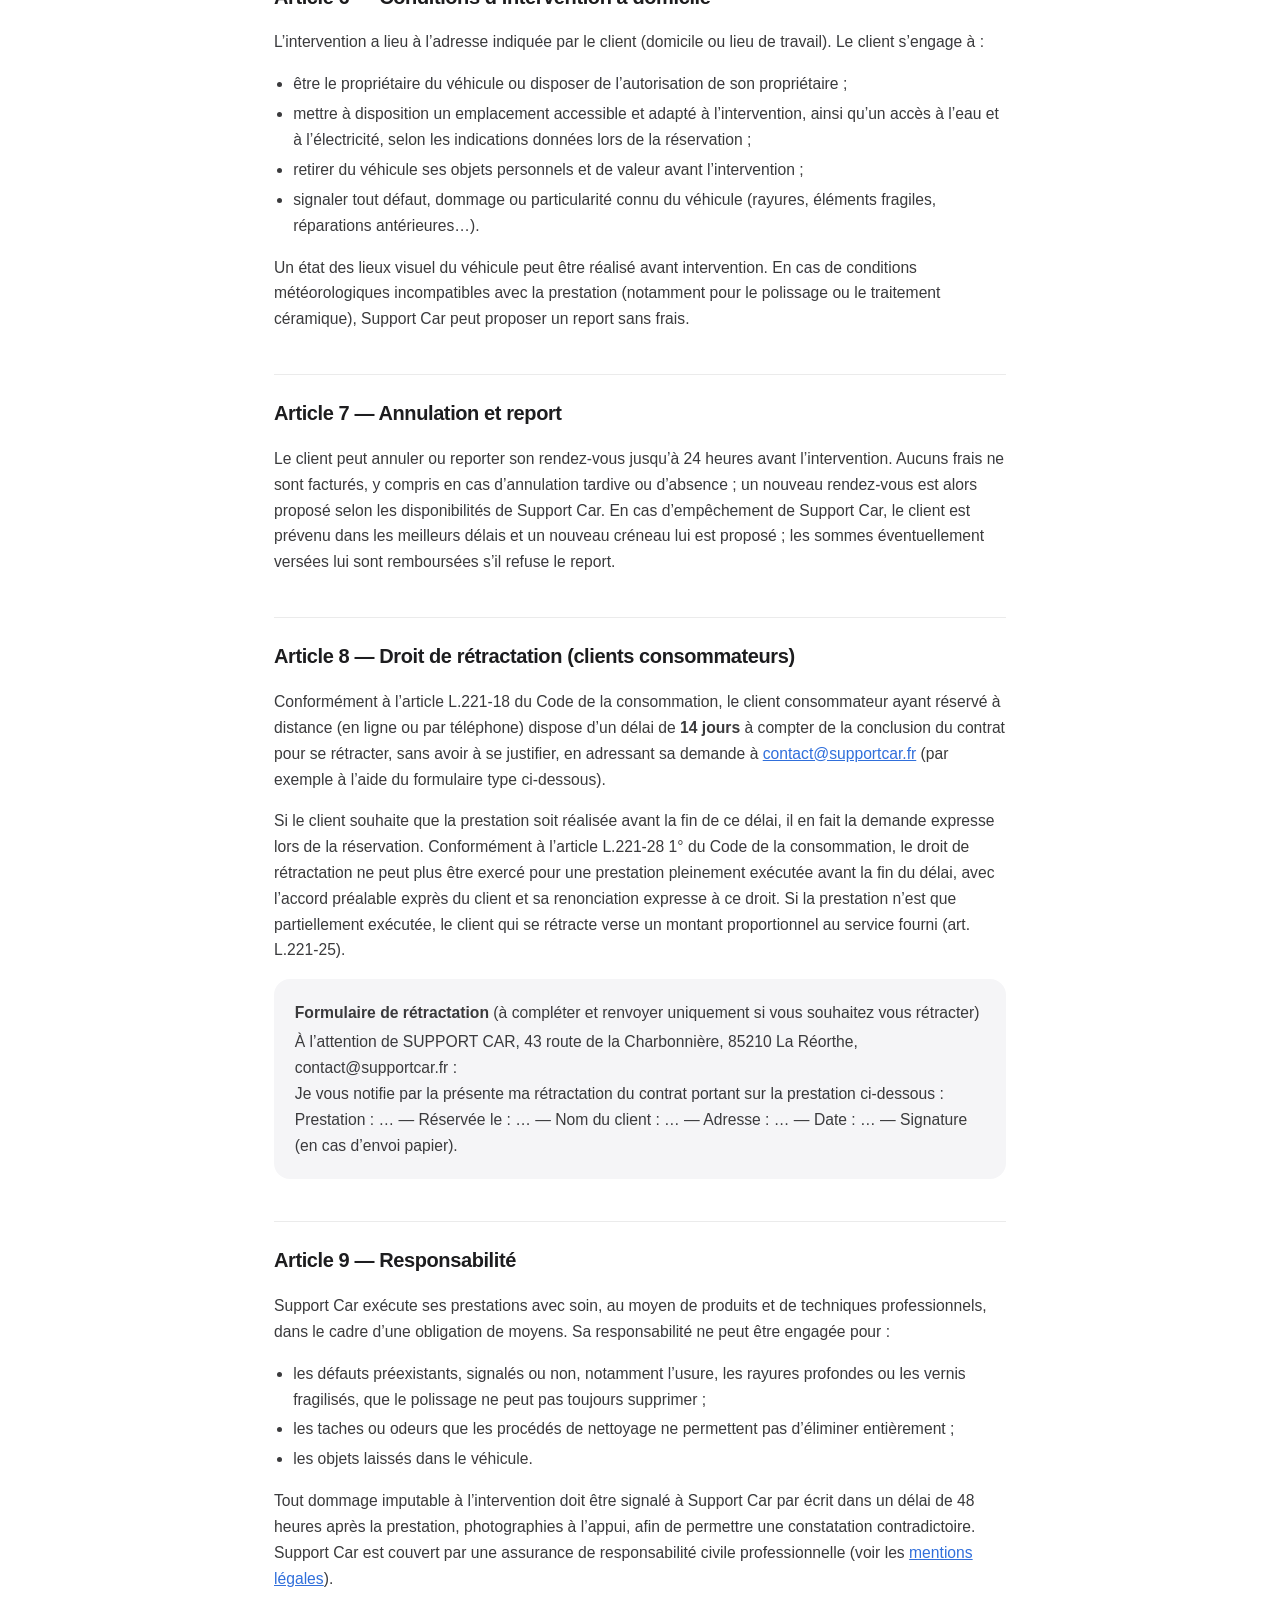
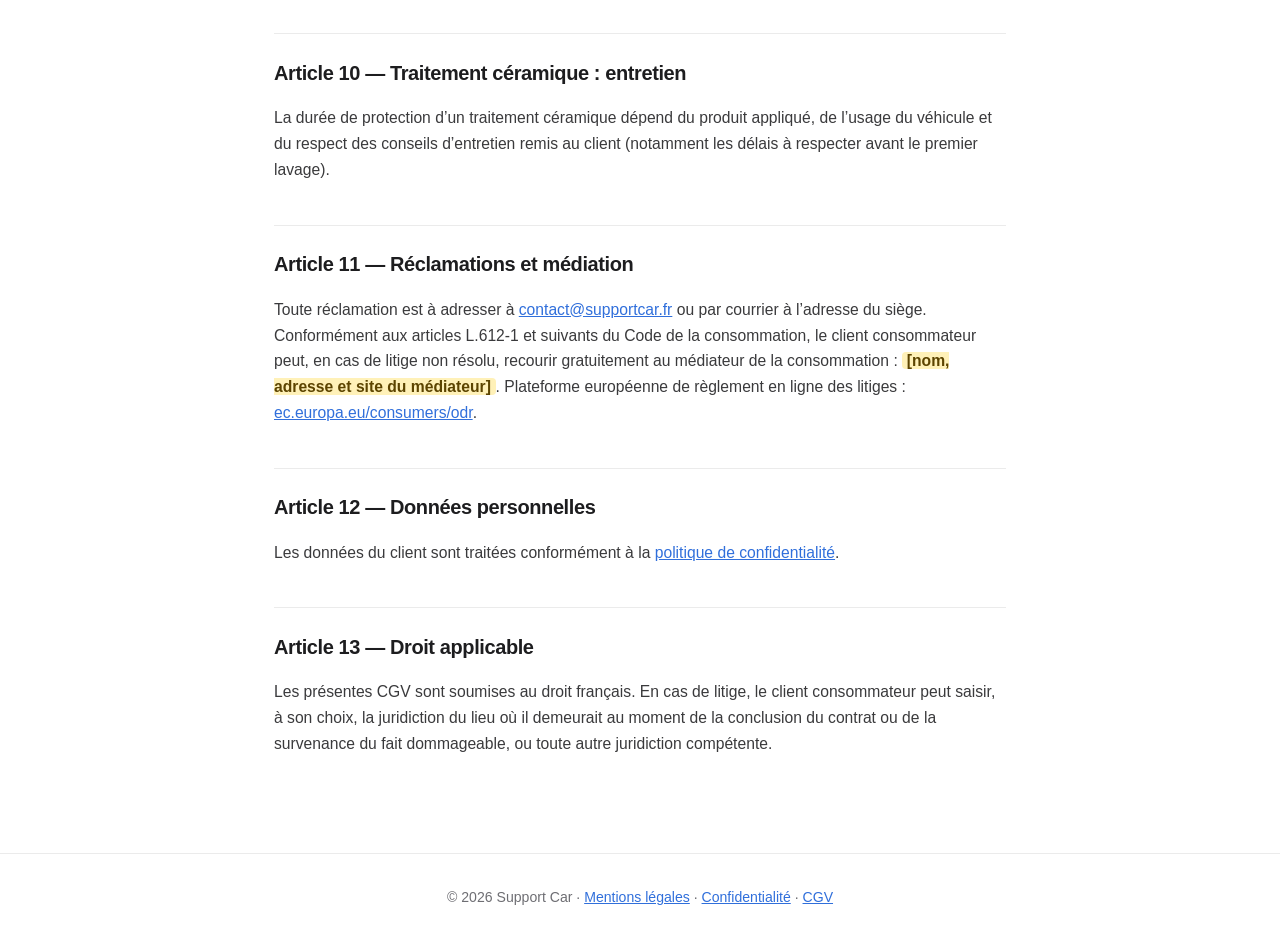
<file: cgv.html>
<!doctype html>
<html lang="fr">
<head>
<meta charset="utf-8">
<meta name="viewport" content="width=device-width, initial-scale=1">
<title>Conditions générales de vente — Support Car</title>
<meta name="robots" content="noindex, follow">
<link rel="icon" href="assets/favicon.svg" type="image/svg+xml">
<link rel="stylesheet" href="legal.css?v=61a0697ca2">
</head>
<body>
<header class="top"><a href="index.html"><img src="assets/logo-noir.png" alt="Support Car"></a><a href="index.html" class="back">← Retour au site</a></header>
<main>
  <nav class="legal-nav" aria-label="Informations légales"><a href="mentions-legales.html">Mentions légales</a><a href="confidentialite.html">Confidentialité</a><a href="cgv.html" class="on">CGV</a></nav>
  <h1>Conditions générales de vente</h1>
  <p class="updated">En vigueur au 23 novembre 2026</p>

  <h2>Article 1 — Objet et champ d’application</h2>
  <p>Les présentes conditions générales de vente (CGV) régissent les prestations de préparation esthétique automobile réalisées à domicile par SUPPORT CAR, SASU au capital de 1 000 €, RCS La Roche-sur-Yon 100 487 636, dont le siège est situé 43 route de la Charbonnière, 85210 La Réorthe (ci-après « Support Car »), auprès de clients particuliers (consommateurs) et professionnels. Toute réservation ou acceptation de devis vaut acceptation pleine et entière des présentes CGV, qui prévalent sur tout autre document.</p>

  <h2>Article 2 — Prestations</h2>
  <p>Support Car propose notamment : le nettoyage intérieur, le nettoyage intérieur et extérieur, le polissage associé à un traitement céramique, et le traitement céramique. Le contenu de chaque prestation est décrit sur le site et, le cas échéant, dans le devis. Les photographies présentées sur le site illustrent des résultats obtenus sur des véhicules réels ; le résultat dépend de l’état initial du véhicule.</p>

  <h2>Article 3 — Prix</h2>
  <p>Les prix sont indiqués en euros, toutes taxes comprises (TTC), TVA au taux en vigueur incluse. Les prix affichés « à partir de » sont des tarifs de base : le prix définitif dépend du gabarit et de l’état du véhicule et est confirmé au client avant toute intervention. Les prestations de polissage et de traitement céramique font l’objet d’un devis personnalisé, gratuit et sans engagement, valable 30 jours.</p>
  <p>Le déplacement est gratuit partout en Vendée (85).</p>

  <h2>Article 4 — Commande et réservation</h2>
  <p>Le client réserve en ligne via le module de prise de rendez-vous, par téléphone, ou accepte un devis par écrit. La réservation est confirmée par e-mail et/ou par SMS récapitulant la prestation, le prix, la date et le lieu d’intervention.</p>

  <h2>Article 5 — Paiement</h2>
  <p>Aucun paiement n’est effectué sur le site internet. Le prix est réglé à l’issue de l’intervention, le jour du rendez-vous, au choix du client : par <b>carte bancaire</b> sur place ou par <b>virement bancaire</b>. Aucun acompte n’est demandé à la réservation, y compris pour les prestations sur devis (polissage, traitement céramique). Si un acompte venait à être demandé lors d’une réservation en ligne, son montant et ses conditions seraient clairement indiqués au client avant la validation de sa réservation, et il serait déduit du prix final. Une facture est remise au client. En cas de retard de paiement d’un client professionnel, des pénalités au taux de trois fois le taux d’intérêt légal ainsi qu’une indemnité forfaitaire de 40 € pour frais de recouvrement sont exigibles (art. L.441-10 du Code de commerce).</p>

  <h2>Article 6 — Conditions d’intervention à domicile</h2>
  <p>L’intervention a lieu à l’adresse indiquée par le client (domicile ou lieu de travail). Le client s’engage à :</p>
  <ul>
    <li>être le propriétaire du véhicule ou disposer de l’autorisation de son propriétaire ;</li>
    <li>mettre à disposition un emplacement accessible et adapté à l’intervention, ainsi qu’un accès à l’eau et à l’électricité, selon les indications données lors de la réservation ;</li>
    <li>retirer du véhicule ses objets personnels et de valeur avant l’intervention ;</li>
    <li>signaler tout défaut, dommage ou particularité connu du véhicule (rayures, éléments fragiles, réparations antérieures…).</li>
  </ul>
  <p>Un état des lieux visuel du véhicule peut être réalisé avant intervention. En cas de conditions météorologiques incompatibles avec la prestation (notamment pour le polissage ou le traitement céramique), Support Car peut proposer un report sans frais.</p>

  <h2>Article 7 — Annulation et report</h2>
  <p>Le client peut annuler ou reporter son rendez-vous jusqu’à 24 heures avant l’intervention. Aucuns frais ne sont facturés, y compris en cas d’annulation tardive ou d’absence ; un nouveau rendez-vous est alors proposé selon les disponibilités de Support Car. En cas d’empêchement de Support Car, le client est prévenu dans les meilleurs délais et un nouveau créneau lui est proposé ; les sommes éventuellement versées lui sont remboursées s’il refuse le report.</p>

  <h2>Article 8 — Droit de rétractation (clients consommateurs)</h2>
  <p>Conformément à l’article L.221-18 du Code de la consommation, le client consommateur ayant réservé à distance (en ligne ou par téléphone) dispose d’un délai de <b>14 jours</b> à compter de la conclusion du contrat pour se rétracter, sans avoir à se justifier, en adressant sa demande à <a href="mailto:contact@supportcar.fr">contact@supportcar.fr</a> (par exemple à l’aide du formulaire type ci-dessous).</p>
  <p>Si le client souhaite que la prestation soit réalisée avant la fin de ce délai, il en fait la demande expresse lors de la réservation. Conformément à l’article L.221-28 1° du Code de la consommation, le droit de rétractation ne peut plus être exercé pour une prestation pleinement exécutée avant la fin du délai, avec l’accord préalable exprès du client et sa renonciation expresse à ce droit. Si la prestation n’est que partiellement exécutée, le client qui se rétracte verse un montant proportionnel au service fourni (art. L.221-25).</p>
  <div class="card">
    <p><b>Formulaire de rétractation</b> (à compléter et renvoyer uniquement si vous souhaitez vous rétracter)</p>
    <p>À l’attention de SUPPORT CAR, 43 route de la Charbonnière, 85210 La Réorthe, contact@supportcar.fr :<br>
    Je vous notifie par la présente ma rétractation du contrat portant sur la prestation ci-dessous :<br>
    Prestation : … — Réservée le : … — Nom du client : … — Adresse : … — Date : … — Signature (en cas d’envoi papier).</p>
  </div>

  <h2>Article 9 — Responsabilité</h2>
  <p>Support Car exécute ses prestations avec soin, au moyen de produits et de techniques professionnels, dans le cadre d’une obligation de moyens. Sa responsabilité ne peut être engagée pour :</p>
  <ul>
    <li>les défauts préexistants, signalés ou non, notamment l’usure, les rayures profondes ou les vernis fragilisés, que le polissage ne peut pas toujours supprimer ;</li>
    <li>les taches ou odeurs que les procédés de nettoyage ne permettent pas d’éliminer entièrement ;</li>
    <li>les objets laissés dans le véhicule.</li>
  </ul>
  <p>Tout dommage imputable à l’intervention doit être signalé à Support Car par écrit dans un délai de 48 heures après la prestation, photographies à l’appui, afin de permettre une constatation contradictoire. Support Car est couvert par une assurance de responsabilité civile professionnelle (voir les <a href="mentions-legales.html">mentions légales</a>).</p>

  <h2>Article 10 — Traitement céramique : entretien</h2>
  <p>La durée de protection d’un traitement céramique dépend du produit appliqué, de l’usage du véhicule et du respect des conseils d’entretien remis au client (notamment les délais à respecter avant le premier lavage).</p>

  <h2>Article 11 — Réclamations et médiation</h2>
  <p>Toute réclamation est à adresser à <a href="mailto:contact@supportcar.fr">contact@supportcar.fr</a> ou par courrier à l’adresse du siège. Conformément aux articles L.612-1 et suivants du Code de la consommation, le client consommateur peut, en cas de litige non résolu, recourir gratuitement au médiateur de la consommation : <span class="todo">[nom, adresse et site du médiateur]</span>. Plateforme européenne de règlement en ligne des litiges : <a href="https://ec.europa.eu/consumers/odr" target="_blank" rel="noopener">ec.europa.eu/consumers/odr</a>.</p>

  <h2>Article 12 — Données personnelles</h2>
  <p>Les données du client sont traitées conformément à la <a href="confidentialite.html">politique de confidentialité</a>.</p>

  <h2>Article 13 — Droit applicable</h2>
  <p>Les présentes CGV sont soumises au droit français. En cas de litige, le client consommateur peut saisir, à son choix, la juridiction du lieu où il demeurait au moment de la conclusion du contrat ou de la survenance du fait dommageable, ou toute autre juridiction compétente.</p>
</main>
<footer>© <span id="y"></span> Support Car · <a href="mentions-legales.html">Mentions légales</a> · <a href="confidentialite.html">Confidentialité</a> · <a href="cgv.html">CGV</a></footer>
<script>document.getElementById('y').textContent=new Date().getFullYear()</script>
</body>
</html>
</file>
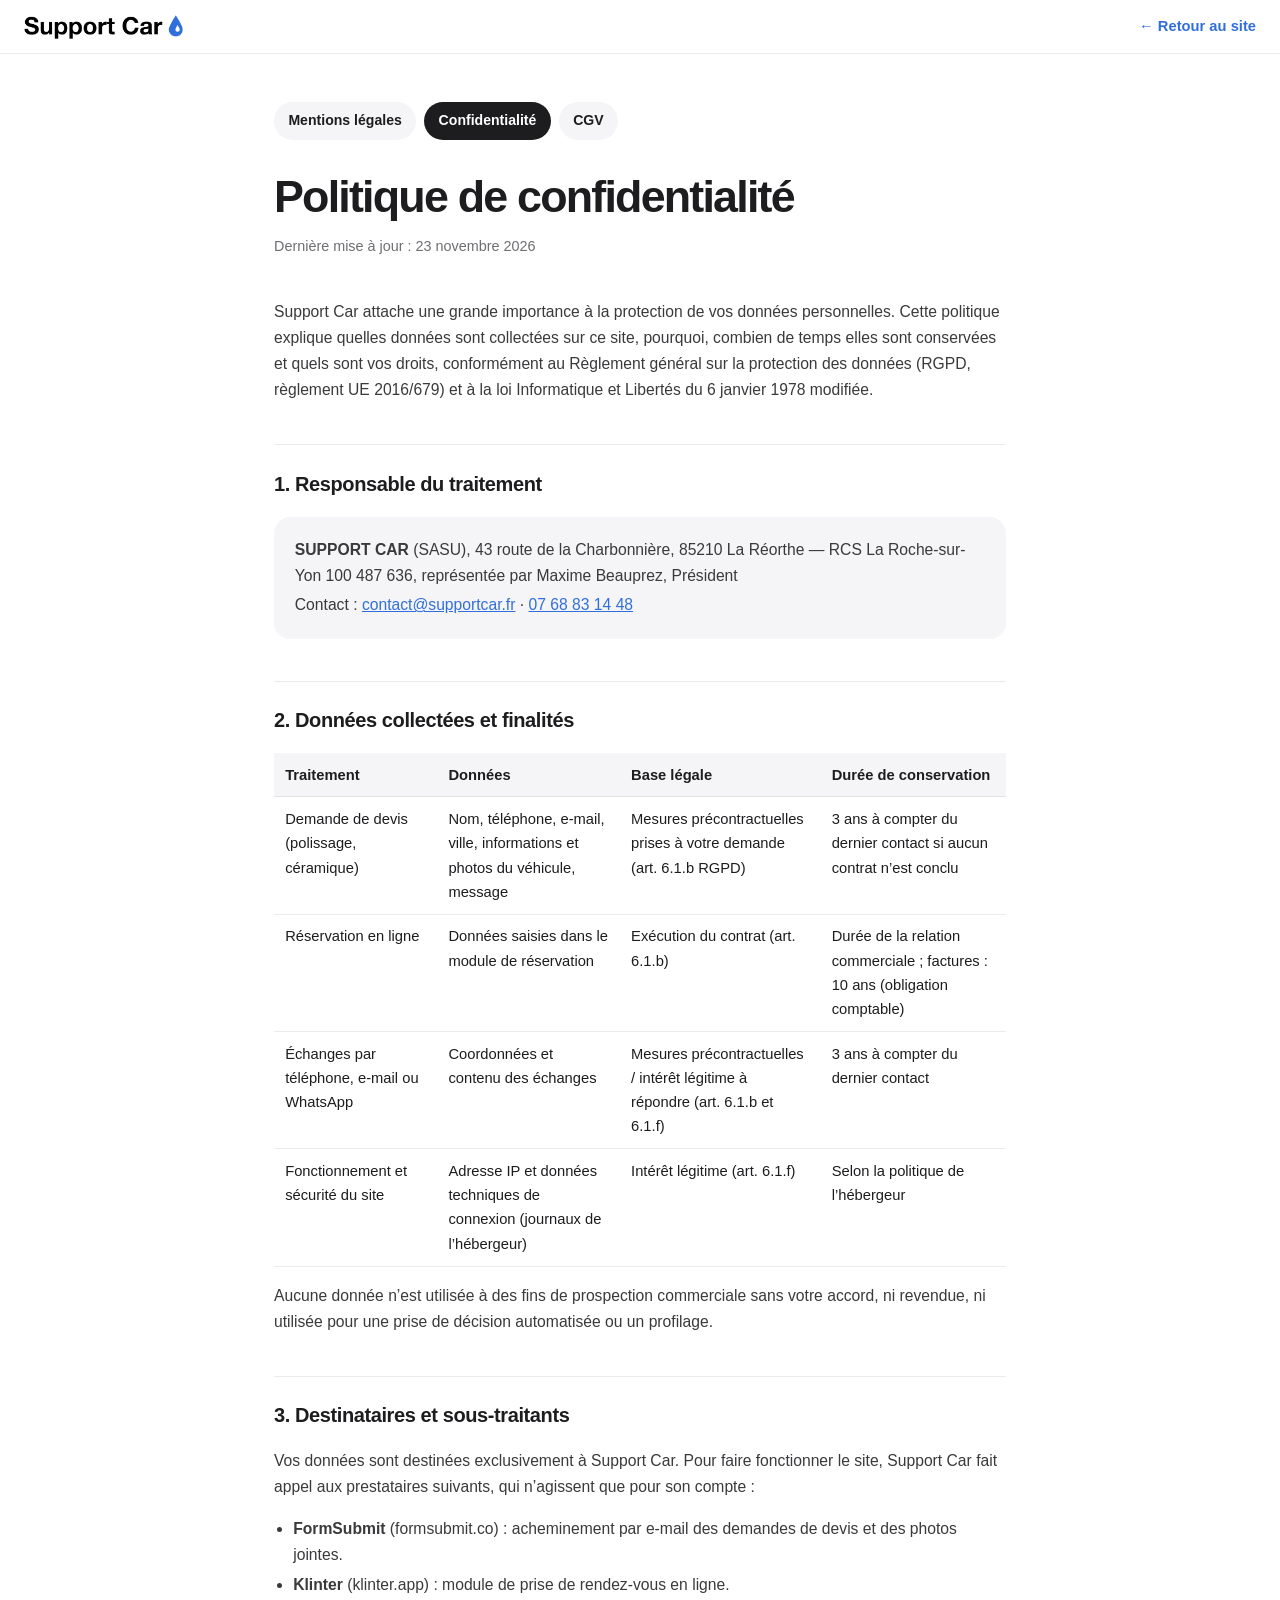
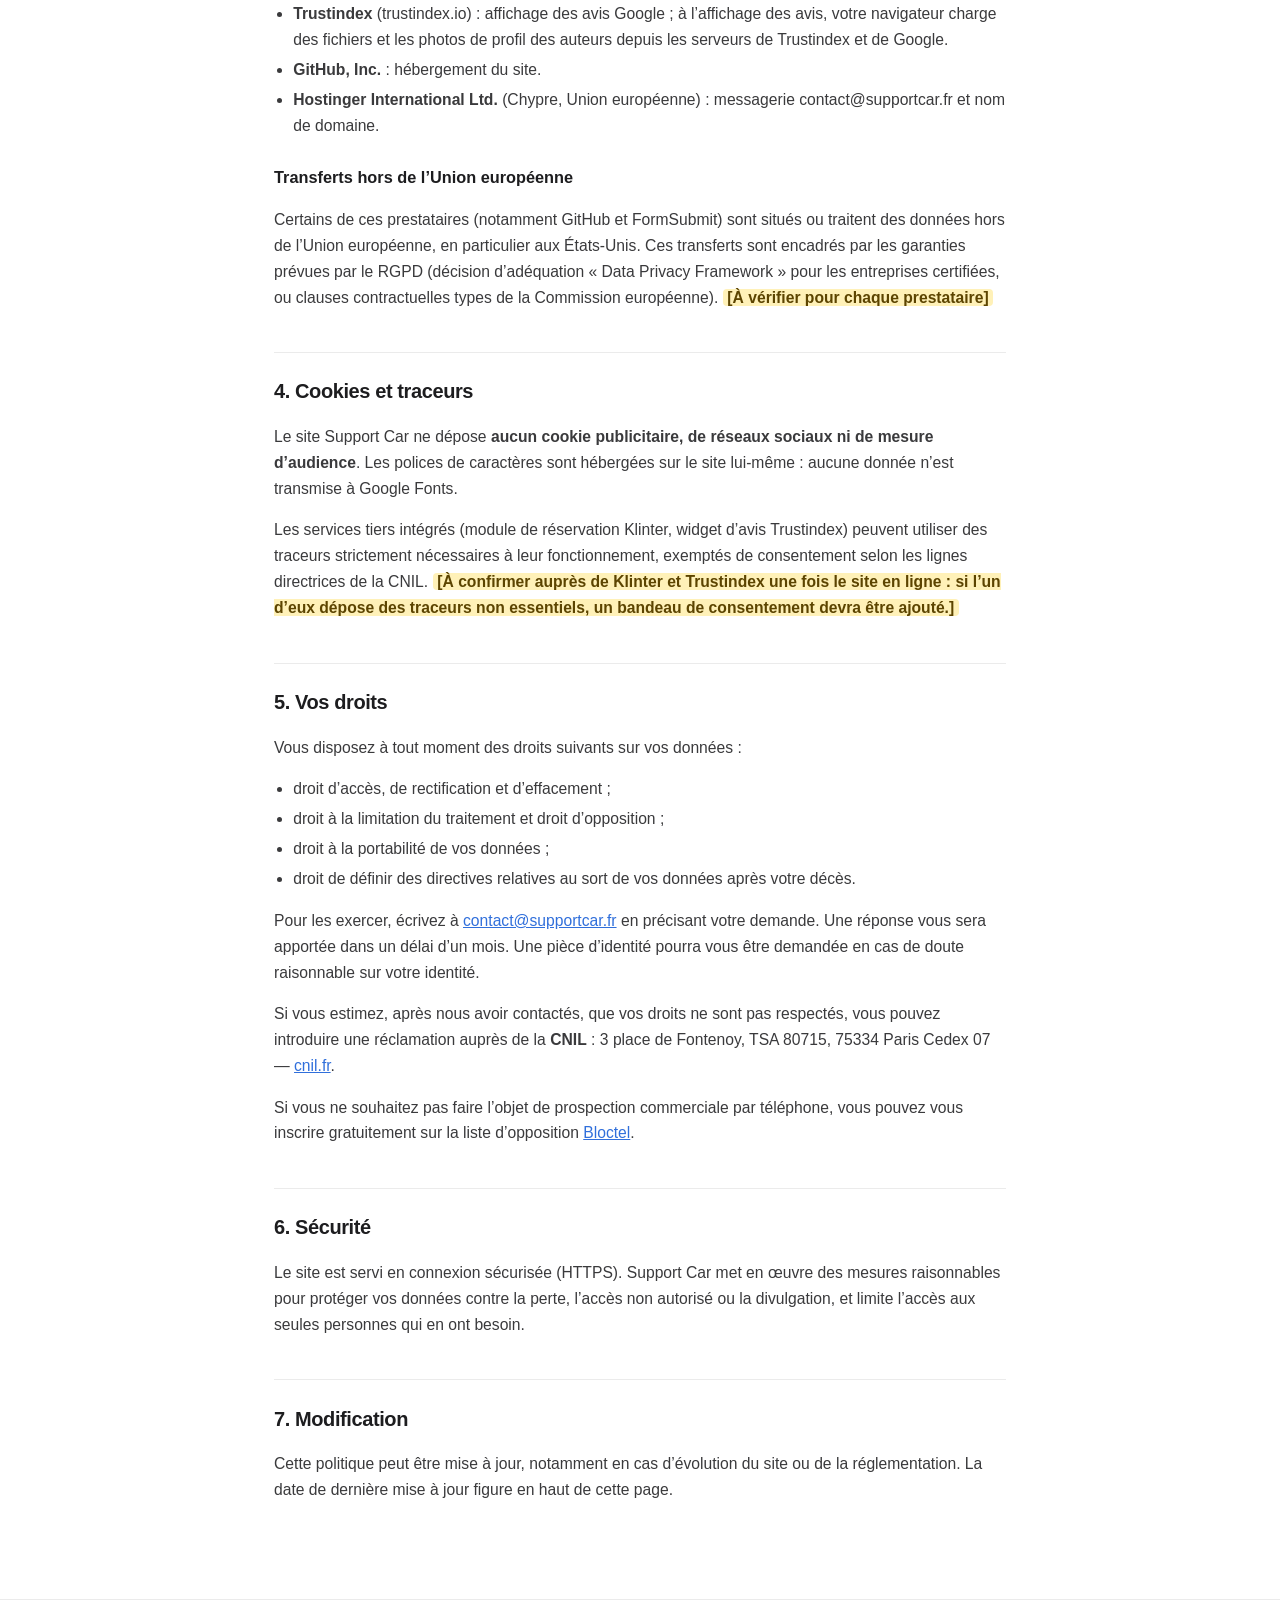
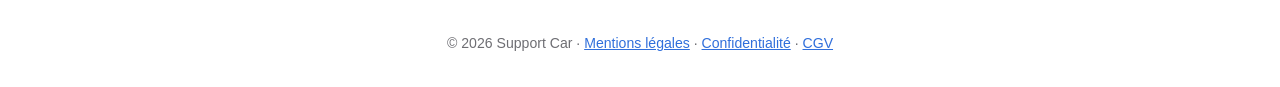
<file: confidentialite.html>
<!doctype html>
<html lang="fr">
<head>
<meta charset="utf-8">
<meta name="viewport" content="width=device-width, initial-scale=1">
<title>Politique de confidentialité — Support Car</title>
<meta name="robots" content="noindex, follow">
<link rel="icon" href="assets/favicon.svg" type="image/svg+xml">
<link rel="stylesheet" href="legal.css?v=61a0697ca2">
</head>
<body>
<header class="top"><a href="index.html"><img src="assets/logo-noir.png" alt="Support Car"></a><a href="index.html" class="back">← Retour au site</a></header>
<main>
  <nav class="legal-nav" aria-label="Informations légales"><a href="mentions-legales.html">Mentions légales</a><a href="confidentialite.html" class="on">Confidentialité</a><a href="cgv.html">CGV</a></nav>
  <h1>Politique de confidentialité</h1>
  <p class="updated">Dernière mise à jour : 23 novembre 2026</p>

  <p>Support Car attache une grande importance à la protection de vos données personnelles. Cette politique explique quelles données sont collectées sur ce site, pourquoi, combien de temps elles sont conservées et quels sont vos droits, conformément au Règlement général sur la protection des données (RGPD, règlement UE 2016/679) et à la loi Informatique et Libertés du 6 janvier 1978 modifiée.</p>

  <h2>1. Responsable du traitement</h2>
  <div class="card">
    <p><b>SUPPORT CAR</b> (SASU), 43 route de la Charbonnière, 85210 La Réorthe — RCS La Roche-sur-Yon 100 487 636, représentée par Maxime Beauprez, Président</p>
    <p>Contact : <a href="mailto:contact@supportcar.fr">contact@supportcar.fr</a> · <a href="tel:+33768831448">07 68 83 14 48</a></p>
  </div>

  <h2>2. Données collectées et finalités</h2>
  <table>
    <thead><tr><th>Traitement</th><th>Données</th><th>Base légale</th><th>Durée de conservation</th></tr></thead>
    <tbody>
      <tr><td>Demande de devis (polissage, céramique)</td><td>Nom, téléphone, e-mail, ville, informations et photos du véhicule, message</td><td>Mesures précontractuelles prises à votre demande (art. 6.1.b RGPD)</td><td>3 ans à compter du dernier contact si aucun contrat n’est conclu</td></tr>
      <tr><td>Réservation en ligne</td><td>Données saisies dans le module de réservation</td><td>Exécution du contrat (art. 6.1.b)</td><td>Durée de la relation commerciale ; factures : 10 ans (obligation comptable)</td></tr>
      <tr><td>Échanges par téléphone, e-mail ou WhatsApp</td><td>Coordonnées et contenu des échanges</td><td>Mesures précontractuelles / intérêt légitime à répondre (art. 6.1.b et 6.1.f)</td><td>3 ans à compter du dernier contact</td></tr>
      <tr><td>Fonctionnement et sécurité du site</td><td>Adresse IP et données techniques de connexion (journaux de l’hébergeur)</td><td>Intérêt légitime (art. 6.1.f)</td><td>Selon la politique de l’hébergeur</td></tr>
    </tbody>
  </table>
  <p>Aucune donnée n’est utilisée à des fins de prospection commerciale sans votre accord, ni revendue, ni utilisée pour une prise de décision automatisée ou un profilage.</p>

  <h2>3. Destinataires et sous-traitants</h2>
  <p>Vos données sont destinées exclusivement à Support Car. Pour faire fonctionner le site, Support Car fait appel aux prestataires suivants, qui n’agissent que pour son compte :</p>
  <ul>
    <li><b>FormSubmit</b> (formsubmit.co) : acheminement par e-mail des demandes de devis et des photos jointes.</li>
    <li><b>Klinter</b> (klinter.app) : module de prise de rendez-vous en ligne.</li>
    <li><b>Trustindex</b> (trustindex.io) : affichage des avis Google ; à l’affichage des avis, votre navigateur charge des fichiers et les photos de profil des auteurs depuis les serveurs de Trustindex et de Google.</li>
    <li><b>GitHub, Inc.</b> : hébergement du site.</li>
    <li><b>Hostinger International Ltd.</b> (Chypre, Union européenne) : messagerie contact@supportcar.fr et nom de domaine.</li>
  </ul>
  <h3>Transferts hors de l’Union européenne</h3>
  <p>Certains de ces prestataires (notamment GitHub et FormSubmit) sont situés ou traitent des données hors de l’Union européenne, en particulier aux États-Unis. Ces transferts sont encadrés par les garanties prévues par le RGPD (décision d’adéquation « Data Privacy Framework » pour les entreprises certifiées, ou clauses contractuelles types de la Commission européenne). <span class="todo">[À vérifier pour chaque prestataire]</span></p>

  <h2>4. Cookies et traceurs</h2>
  <p>Le site Support Car ne dépose <b>aucun cookie publicitaire, de réseaux sociaux ni de mesure d’audience</b>. Les polices de caractères sont hébergées sur le site lui-même : aucune donnée n’est transmise à Google Fonts.</p>
  <p>Les services tiers intégrés (module de réservation Klinter, widget d’avis Trustindex) peuvent utiliser des traceurs strictement nécessaires à leur fonctionnement, exemptés de consentement selon les lignes directrices de la CNIL. <span class="todo">[À confirmer auprès de Klinter et Trustindex une fois le site en ligne : si l’un d’eux dépose des traceurs non essentiels, un bandeau de consentement devra être ajouté.]</span></p>

  <h2>5. Vos droits</h2>
  <p>Vous disposez à tout moment des droits suivants sur vos données :</p>
  <ul>
    <li>droit d’accès, de rectification et d’effacement ;</li>
    <li>droit à la limitation du traitement et droit d’opposition ;</li>
    <li>droit à la portabilité de vos données ;</li>
    <li>droit de définir des directives relatives au sort de vos données après votre décès.</li>
  </ul>
  <p>Pour les exercer, écrivez à <a href="mailto:contact@supportcar.fr">contact@supportcar.fr</a> en précisant votre demande. Une réponse vous sera apportée dans un délai d’un mois. Une pièce d’identité pourra vous être demandée en cas de doute raisonnable sur votre identité.</p>
  <p>Si vous estimez, après nous avoir contactés, que vos droits ne sont pas respectés, vous pouvez introduire une réclamation auprès de la <b>CNIL</b> : 3 place de Fontenoy, TSA 80715, 75334 Paris Cedex 07 — <a href="https://www.cnil.fr" target="_blank" rel="noopener">cnil.fr</a>.</p>
  <p>Si vous ne souhaitez pas faire l’objet de prospection commerciale par téléphone, vous pouvez vous inscrire gratuitement sur la liste d’opposition <a href="https://www.bloctel.gouv.fr" target="_blank" rel="noopener">Bloctel</a>.</p>

  <h2>6. Sécurité</h2>
  <p>Le site est servi en connexion sécurisée (HTTPS). Support Car met en œuvre des mesures raisonnables pour protéger vos données contre la perte, l’accès non autorisé ou la divulgation, et limite l’accès aux seules personnes qui en ont besoin.</p>

  <h2>7. Modification</h2>
  <p>Cette politique peut être mise à jour, notamment en cas d’évolution du site ou de la réglementation. La date de dernière mise à jour figure en haut de cette page.</p>
</main>
<footer>© <span id="y"></span> Support Car · <a href="mentions-legales.html">Mentions légales</a> · <a href="confidentialite.html">Confidentialité</a> · <a href="cgv.html">CGV</a></footer>
<script>document.getElementById('y').textContent=new Date().getFullYear()</script>
</body>
</html>
</file>
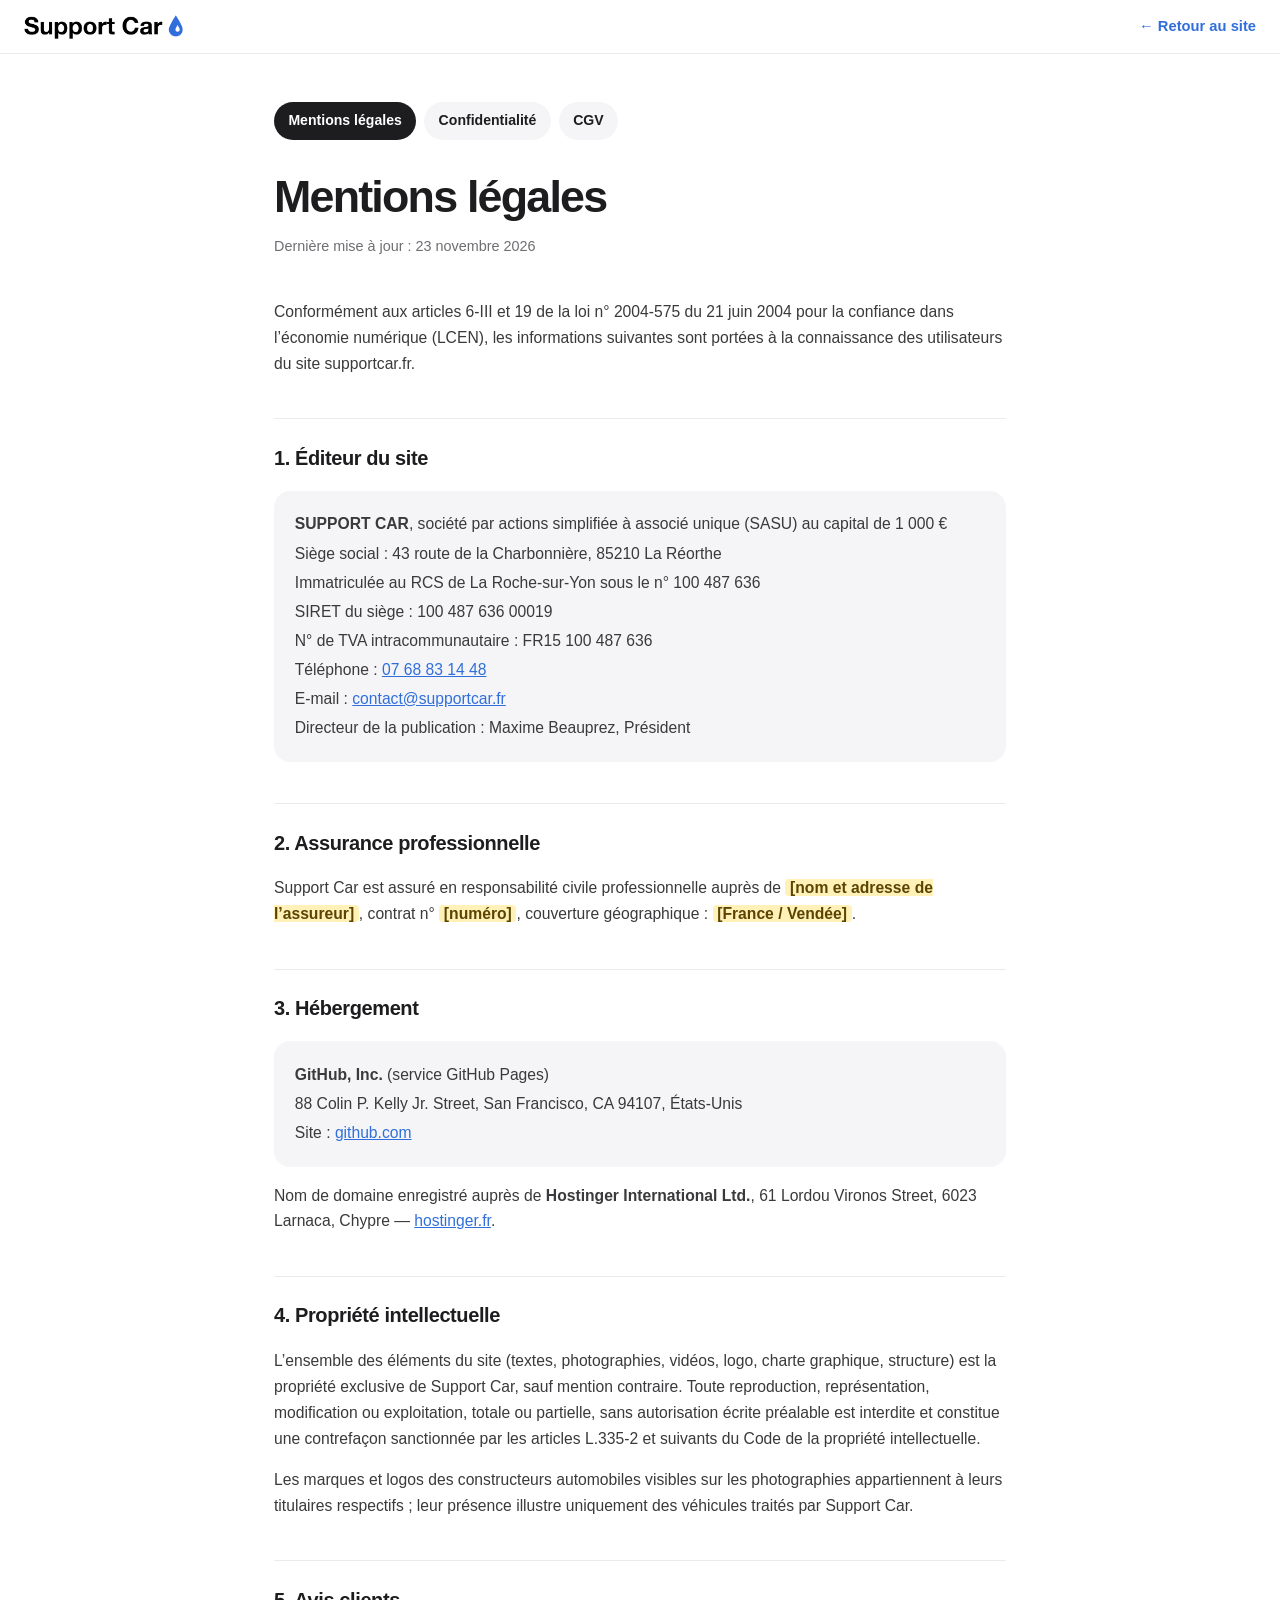
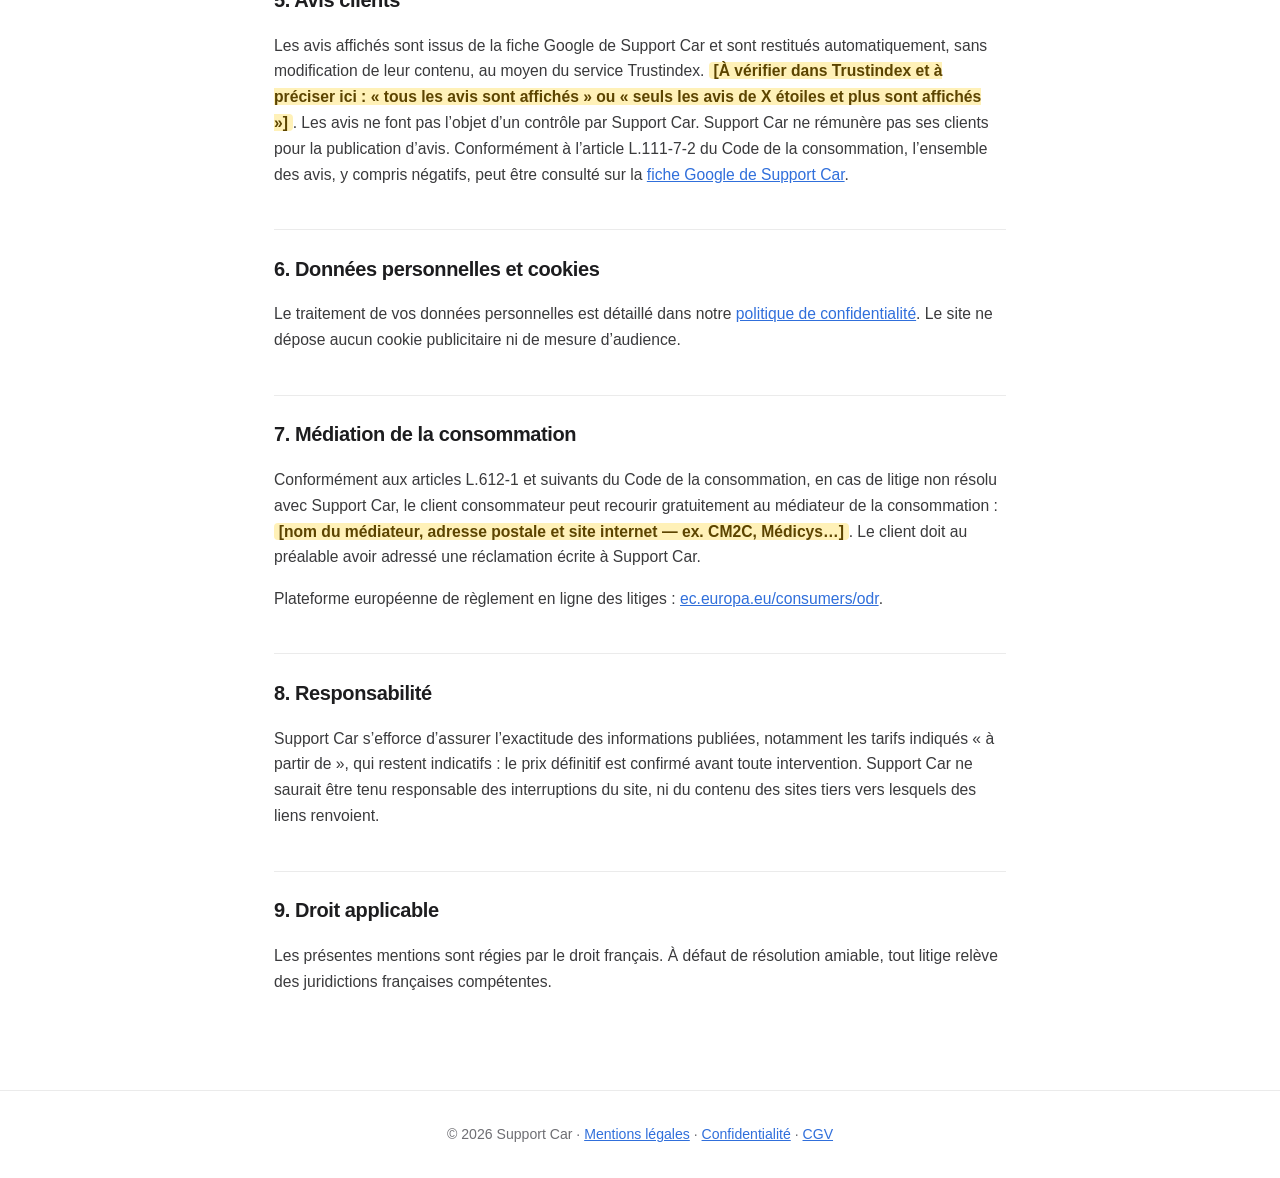
<file: mentions-legales.html>
<!doctype html>
<html lang="fr">
<head>
<meta charset="utf-8">
<meta name="viewport" content="width=device-width, initial-scale=1">
<title>Mentions légales — Support Car</title>
<meta name="robots" content="noindex, follow">
<link rel="icon" href="assets/favicon.svg" type="image/svg+xml">
<link rel="stylesheet" href="legal.css?v=61a0697ca2">
</head>
<body>
<header class="top"><a href="index.html"><img src="assets/logo-noir.png" alt="Support Car"></a><a href="index.html" class="back">← Retour au site</a></header>
<main>
  <nav class="legal-nav" aria-label="Informations légales"><a href="mentions-legales.html" class="on">Mentions légales</a><a href="confidentialite.html">Confidentialité</a><a href="cgv.html">CGV</a></nav>
  <h1>Mentions légales</h1>
  <p class="updated">Dernière mise à jour : 23 novembre 2026</p>

  <p>Conformément aux articles 6-III et 19 de la loi n° 2004-575 du 21 juin 2004 pour la confiance dans l’économie numérique (LCEN), les informations suivantes sont portées à la connaissance des utilisateurs du site supportcar.fr.</p>

  <h2>1. Éditeur du site</h2>
  <div class="card">
    <p><b>SUPPORT CAR</b>, société par actions simplifiée à associé unique (SASU) au capital de 1 000 €</p>
    <p>Siège social : 43 route de la Charbonnière, 85210 La Réorthe</p>
    <p>Immatriculée au RCS de La Roche-sur-Yon sous le n° 100 487 636</p>
    <p>SIRET du siège : 100 487 636 00019</p>
    <p>N° de TVA intracommunautaire : FR15 100 487 636</p>
    <p>Téléphone : <a href="tel:+33768831448">07 68 83 14 48</a></p>
    <p>E-mail : <a href="mailto:contact@supportcar.fr">contact@supportcar.fr</a></p>
    <p>Directeur de la publication : Maxime Beauprez, Président</p>
  </div>

  <h2>2. Assurance professionnelle</h2>
  <p>Support Car est assuré en responsabilité civile professionnelle auprès de <span class="todo">[nom et adresse de l’assureur]</span>, contrat n° <span class="todo">[numéro]</span>, couverture géographique : <span class="todo">[France / Vendée]</span>.</p>

  <h2>3. Hébergement</h2>
  <div class="card">
    <p><b>GitHub, Inc.</b> (service GitHub Pages)</p>
    <p>88 Colin P. Kelly Jr. Street, San Francisco, CA 94107, États-Unis</p>
    <p>Site : <a href="https://github.com" target="_blank" rel="noopener">github.com</a></p>
  </div>
  <p>Nom de domaine enregistré auprès de <b>Hostinger International Ltd.</b>, 61 Lordou Vironos Street, 6023 Larnaca, Chypre — <a href="https://www.hostinger.fr" target="_blank" rel="noopener">hostinger.fr</a>.</p>

  <h2>4. Propriété intellectuelle</h2>
  <p>L’ensemble des éléments du site (textes, photographies, vidéos, logo, charte graphique, structure) est la propriété exclusive de Support Car, sauf mention contraire. Toute reproduction, représentation, modification ou exploitation, totale ou partielle, sans autorisation écrite préalable est interdite et constitue une contrefaçon sanctionnée par les articles L.335-2 et suivants du Code de la propriété intellectuelle.</p>
  <p>Les marques et logos des constructeurs automobiles visibles sur les photographies appartiennent à leurs titulaires respectifs ; leur présence illustre uniquement des véhicules traités par Support Car.</p>

  <h2>5. Avis clients</h2>
  <p>Les avis affichés sont issus de la fiche Google de Support Car et sont restitués automatiquement, sans modification de leur contenu, au moyen du service Trustindex. <span class="todo">[À vérifier dans Trustindex et à préciser ici : « tous les avis sont affichés » ou « seuls les avis de X étoiles et plus sont affichés »]</span>. Les avis ne font pas l’objet d’un contrôle par Support Car. Support Car ne rémunère pas ses clients pour la publication d’avis. Conformément à l’article L.111-7-2 du Code de la consommation, l’ensemble des avis, y compris négatifs, peut être consulté sur la <a href="https://maps.app.goo.gl/cyR9oR5rDXhx6zer9" target="_blank" rel="noopener">fiche Google de Support Car</a>.</p>

  <h2>6. Données personnelles et cookies</h2>
  <p>Le traitement de vos données personnelles est détaillé dans notre <a href="confidentialite.html">politique de confidentialité</a>. Le site ne dépose aucun cookie publicitaire ni de mesure d’audience.</p>

  <h2>7. Médiation de la consommation</h2>
  <p>Conformément aux articles L.612-1 et suivants du Code de la consommation, en cas de litige non résolu avec Support Car, le client consommateur peut recourir gratuitement au médiateur de la consommation : <span class="todo">[nom du médiateur, adresse postale et site internet — ex. CM2C, Médicys…]</span>. Le client doit au préalable avoir adressé une réclamation écrite à Support Car.</p>
  <p>Plateforme européenne de règlement en ligne des litiges : <a href="https://ec.europa.eu/consumers/odr" target="_blank" rel="noopener">ec.europa.eu/consumers/odr</a>.</p>

  <h2>8. Responsabilité</h2>
  <p>Support Car s’efforce d’assurer l’exactitude des informations publiées, notamment les tarifs indiqués « à partir de », qui restent indicatifs : le prix définitif est confirmé avant toute intervention. Support Car ne saurait être tenu responsable des interruptions du site, ni du contenu des sites tiers vers lesquels des liens renvoient.</p>

  <h2>9. Droit applicable</h2>
  <p>Les présentes mentions sont régies par le droit français. À défaut de résolution amiable, tout litige relève des juridictions françaises compétentes.</p>
</main>
<footer>© <span id="y"></span> Support Car · <a href="mentions-legales.html">Mentions légales</a> · <a href="confidentialite.html">Confidentialité</a> · <a href="cgv.html">CGV</a></footer>
<script>document.getElementById('y').textContent=new Date().getFullYear()</script>
</body>
</html>
</file>
<file: style.css>
/* Police Inter hébergée sur le site (aucun appel à Google Fonts — RGPD) */
@font-face{font-family:'Inter';font-style:normal;font-weight:400 800;font-display:swap;src:url(assets/fonts/inter-latin-ext.woff2) format('woff2');unicode-range:U+0100-02BA, U+02BD-02C5, U+02C7-02CC, U+02CE-02D7, U+02DD-02FF, U+0304, U+0308, U+0329, U+1D00-1DBF, U+1E00-1E9F, U+1EF2-1EFF, U+2020, U+20A0-20AB, U+20AD-20C4, U+2113, U+2C60-2C7F, U+A720-A7FF}
@font-face{font-family:'Inter';font-style:normal;font-weight:400 800;font-display:swap;src:url(assets/fonts/inter-latin.woff2) format('woff2');unicode-range:U+0000-00FF, U+0131, U+0152-0153, U+02BB-02BC, U+02C6, U+02DA, U+02DC, U+0304, U+0308, U+0329, U+2000-206F, U+20AC, U+2122, U+2191, U+2193, U+2212, U+2215, U+FEFF, U+FFFD}
/* ============ SUPPORT CAR · V4 ============ */
:root{
  --blue:#306FDB;--blue-d:#2560c7;--ink:#1d1d1f;--grey:#6e6e73;--light:#f5f5f7;--line:rgba(0,0,0,.08);
  --font:"Helvetica Neue","HelveticaNeue",Helvetica,"Inter",Arial,sans-serif;
  --ease:cubic-bezier(.2,.7,.1,1);--max:1180px;--r:28px;
}
*{box-sizing:border-box;margin:0;padding:0}
html{scroll-behavior:smooth;-webkit-text-size-adjust:100%;scroll-padding-top:80px}
body{font-family:var(--font);color:var(--ink);background:#fff;-webkit-font-smoothing:antialiased;line-height:1.5;overflow-x:hidden}
img,video{display:block;max-width:100%}
a{color:inherit;text-decoration:none}
button{font:inherit;color:inherit;background:none;border:0;cursor:pointer}
h1,h2,h3,h4{font-weight:700;letter-spacing:-.04em;line-height:1.04}
.wrap{max-width:var(--max);margin:0 auto;padding:0 1.5rem}
.wrap--narrow{max-width:820px}
.blue{color:var(--blue)}
.muted{color:var(--grey)}
.center{text-align:center;margin-top:3rem}
.stars{color:#FFB400;letter-spacing:.06em}
::selection{background:var(--blue);color:#fff}
.live{display:inline-block;width:8px;height:8px;border-radius:50%;background:#34C759;box-shadow:0 0 0 0 rgba(52,199,89,.5);animation:live 2s infinite;flex:none}
@keyframes live{70%{box-shadow:0 0 0 7px rgba(52,199,89,0)}100%{box-shadow:0 0 0 0 rgba(52,199,89,0)}}

/* buttons */
.btn{display:inline-flex;align-items:center;justify-content:center;gap:.55em;padding:.95em 1.5em;border-radius:999px;font-weight:600;font-size:1rem;letter-spacing:-.01em;white-space:nowrap;transition:background .25s,box-shadow .25s,transform .25s var(--ease)}
.btn:hover{transform:translateY(-1px)}
.btn--blue{background:var(--blue);color:#fff}
.btn--blue:hover{background:var(--blue-d)}
.btn--light{background:var(--light);color:var(--ink)}
.btn--light:hover{background:#e8e8ed}
.btn--ghost{color:var(--ink);background:#fff;box-shadow:inset 0 0 0 1px rgba(0,0,0,.14)}
.btn--ghost:hover{box-shadow:inset 0 0 0 1px rgba(0,0,0,.3)}
.btn--white{background:#fff;color:#000}
.btn--glass{color:#fff;background:rgba(255,255,255,.14);backdrop-filter:blur(12px);-webkit-backdrop-filter:blur(12px);box-shadow:inset 0 0 0 1px rgba(255,255,255,.3)}
.btn--sm{padding:.6em 1.1em;font-size:.88rem}
.btn--lg{padding:1.05em 1.8em;font-size:1.05rem}
.link{color:var(--blue);font-weight:600}
.link:hover{text-decoration:underline}

/* logo + nav */
.logo{display:inline-flex;align-items:center;gap:.28em;font-weight:700;font-size:1.3rem;letter-spacing:-.03em;color:var(--ink)}
.logo svg{width:.68em;transform:translateY(-.08em)}
.nav{position:sticky;top:0;z-index:60;display:flex;align-items:center;gap:1rem;padding:.8rem max(1.5rem,calc((100vw - var(--max))/2 + 1.5rem));background:rgba(255,255,255,.8);backdrop-filter:saturate(180%) blur(20px);-webkit-backdrop-filter:saturate(180%) blur(20px);transition:box-shadow .3s}
.nav.scrolled{box-shadow:0 1px 0 var(--line)}
.nav__actions{margin-left:auto;display:flex;gap:.5rem;align-items:center}

.lbl-short{display:none}
/* eyebrow / heads */
.eyebrow{font-size:.8rem;font-weight:700;letter-spacing:.14em;text-transform:uppercase;color:var(--blue);margin-bottom:.9rem}
.head{margin-bottom:3rem}
.head--center{text-align:center}
h2{font-size:clamp(2.2rem,5vw,3.8rem)}
.lead{font-size:clamp(1.05rem,1.5vw,1.25rem);color:var(--grey);margin-top:1rem}

/* ============ HERO ============ */
.hero{position:relative;overflow:hidden;padding:2.5rem 0 4rem;background:#fff;min-height:calc(100vh - 64px);display:flex;align-items:center}
.hero>.wrap{width:100%}
.hero__grid{display:grid;grid-template-columns:1.1fr .9fr;gap:3.5rem;align-items:center}
.pill{display:inline-flex;align-items:center;gap:.55rem;font-size:.82rem;font-weight:600;padding:.45rem .95rem;border-radius:999px;background:#fff;box-shadow:0 1px 0 var(--line),0 6px 20px -10px rgba(0,0,0,.2);margin-bottom:1.6rem}
.hero h1{font-size:clamp(2.6rem,4.6vw,4.4rem);letter-spacing:-.05em;line-height:1}
.hero__lead{font-size:clamp(1.15rem,1.7vw,1.4rem);color:var(--grey);margin-top:1.4rem;max-width:520px}
.hero__cta{display:flex;gap:.7rem;flex-wrap:wrap;margin-top:2rem}
.hero__cta--center{justify-content:center}
.proof{display:inline-flex;align-items:center;gap:.6rem;margin-top:1.6rem;font-size:.95rem;color:var(--grey)}
.proof b{color:var(--ink)}
.hero__text{position:relative;z-index:2}
.hero__media{position:absolute;inset:0;z-index:1;pointer-events:none;background:#000}
.hero__media::after{content:"";position:absolute;inset:0;background:rgba(0,0,0,.5)}
.hero{color:#fff;background:#000}
.hero .pill{background:rgba(255,255,255,.14);color:#fff;box-shadow:inset 0 0 0 1px rgba(255,255,255,.25);backdrop-filter:blur(12px);-webkit-backdrop-filter:blur(12px)}
.hero .hero__lead{color:rgba(255,255,255,.88)}
.hero .proof{color:rgba(255,255,255,.85)}.hero .proof b{color:#fff}
.hero .btn--light{color:#fff;background:rgba(255,255,255,.14);backdrop-filter:blur(12px);-webkit-backdrop-filter:blur(12px);box-shadow:inset 0 0 0 1px rgba(255,255,255,.3)}
.hero .btn--light:hover{background:rgba(255,255,255,.24)}
.hero .blue{color:#4f86ec}
.hero__media img{width:100%;height:100%;object-fit:cover;object-position:50% 30%}
.float{position:absolute;display:flex;flex-direction:column;padding:.8rem 1.1rem;border-radius:18px;background:rgba(255,255,255,.88);backdrop-filter:blur(16px);-webkit-backdrop-filter:blur(16px);box-shadow:0 20px 40px -15px rgba(0,0,0,.35);animation:float 6s ease-in-out infinite}
.float b{font-size:1.2rem;letter-spacing:-.02em}
.float small{color:var(--grey);font-size:.8rem}
.float--a{left:-2rem;bottom:3rem}
.float--b{right:-1.5rem;top:2.5rem;animation-delay:-3s}
@keyframes float{50%{transform:translateY(-8px)}}
.hero__text>*{animation:up .9s var(--ease) both}
.hero__text>*:nth-child(2){animation-delay:.08s}.hero__text>*:nth-child(3){animation-delay:.16s}.hero__text>*:nth-child(4){animation-delay:.24s}.hero__text>*:nth-child(5){animation-delay:.32s}
.hero__media{animation:fadein 1.4s .1s var(--ease) both}
@keyframes fadein{from{opacity:0}to{opacity:1}}
@keyframes up{from{opacity:0;transform:translateY(24px)}to{opacity:1;transform:none}}

/* ============ USP ============ */
.usp{background:#fff;padding:0 0 2rem}
.usp__grid{display:grid;grid-template-columns:repeat(2,1fr);gap:1rem}
.usp__item{display:flex;gap:1rem;align-items:center;background:var(--light);border-radius:22px;padding:1.3rem 1.4rem}
.usp__item>span{width:48px;height:48px;border-radius:14px;background:#fff;display:grid;place-items:center;font-size:1.4rem;flex:none}
.usp__item b{display:block;letter-spacing:-.02em}
.usp__item small{color:var(--grey)}

/* ============ MAIN SERVICE ============ */
.main-service{padding:8rem 0}
.ms__grid{display:grid;grid-template-columns:1fr 1fr;gap:4.5rem;align-items:center}
.ms__media img{width:100%;height:auto;aspect-ratio:4/5;object-fit:cover;border-radius:var(--r)}
.checks{list-style:none;margin:1.8rem 0 2rem;display:grid;gap:.75rem}
.checks li{position:relative;padding-left:2rem;font-weight:500}
.checks li::before{content:"";position:absolute;left:0;top:.15em;width:1.25em;height:1.25em;border-radius:50%;background:var(--blue) url("data:image/svg+xml,%3Csvg xmlns='http://www.w3.org/2000/svg' viewBox='0 0 24 24'%3E%3Cpath d='m6 12 4 4 8-8' fill='none' stroke='white' stroke-width='3' stroke-linecap='round' stroke-linejoin='round'/%3E%3C/svg%3E") center/70% no-repeat}
.price-row{display:flex;align-items:center;justify-content:space-between;gap:1rem;flex-wrap:wrap}
.price{color:var(--grey);font-size:.95rem}
.price b{color:var(--ink);font-size:1.6rem;letter-spacing:-.03em}
.price small{font-size:.75rem;font-weight:600}

/* ============ MORE ============ */
.more{background:#000;color:#fff;padding:8rem 0}
.more .muted{color:#86868b}
.more .eyebrow{color:#fff;opacity:.6}
.more__grid{display:grid;grid-template-columns:1fr 1fr;gap:1.5rem}
.card{background:#1c1c1e;border-radius:var(--r);overflow:hidden;display:flex;flex-direction:column;transition:transform .4s var(--ease),box-shadow .4s}
.card:hover{transform:translateY(-4px);box-shadow:0 30px 60px -30px rgba(0,0,0,.25)}
.card__media{position:relative;aspect-ratio:16/10;overflow:hidden;background:#000}
.card__media video{width:100%;height:100%;object-fit:cover}
.card__media--polish{background:#000}
.mirror{position:absolute;inset:-40%;background:conic-gradient(from 0deg,#111,#3a3a3c,#d1d1d6,#1c1c1e,#8e8e93,#111);animation:spin 18s linear infinite;filter:blur(2px)}
.mirror::after{content:"";position:absolute;inset:0;background:repeating-radial-gradient(circle,transparent 0 12px,rgba(255,255,255,.06) 13px 14px)}
@keyframes spin{to{transform:rotate(360deg)}}
.card__big{position:absolute;left:1.6rem;bottom:1.4rem;font-size:clamp(2.4rem,4.5vw,3.6rem);font-weight:700;letter-spacing:-.05em;line-height:.95;color:#fff}
.tag{position:absolute;left:1rem;top:1rem;font-size:.82rem;font-weight:600;color:#fff;padding:.4em .85em;border-radius:999px;background:rgba(0,0,0,.45);backdrop-filter:blur(10px)}
.card__body{padding:1.8rem;display:flex;flex-direction:column;gap:.8rem;flex:1}
.card__body h3{font-size:1.9rem}
.card__body p{color:#a1a1a6;flex:1}
.card .price{color:#a1a1a6}.card .price b{color:#fff}
.card .link{color:#fff}
.helper{margin-top:1.5rem;width:100%;display:flex;align-items:center;gap:1rem;text-align:left;background:#fff;color:var(--ink);border-radius:22px;padding:1.2rem 1.4rem;transition:transform .3s var(--ease)}
.helper:hover{transform:translateY(-2px)}
.helper__ico{width:44px;height:44px;border-radius:50%;background:#000;display:grid;place-items:center;font-size:1.2rem;flex:none}
.helper b{color:var(--ink)}
.helper>span:nth-child(2){color:var(--grey);flex:1}
.helper__go{color:var(--blue)}
.helper__go{font-weight:700;white-space:nowrap}

/* ============ BEFORE / AFTER ============ */
.results{padding:8rem 0}
.ba-grid{display:grid;grid-template-columns:repeat(3,1fr);gap:1.2rem}
.ba{position:relative;aspect-ratio:4/5;border-radius:24px;overflow:hidden;user-select:none;--pos:50%;background:#111}
.ba__img{position:absolute;inset:0;width:100%;height:100%;object-fit:cover;pointer-events:none}
.ba__before{position:absolute;inset:0;clip-path:inset(0 calc(100% - var(--pos)) 0 0)}
.ba__tag{position:absolute;top:.9rem;left:.9rem;font-size:.72rem;font-weight:700;letter-spacing:.06em;text-transform:uppercase;color:#fff;padding:.35em .8em;border-radius:999px;background:rgba(0,0,0,.55);backdrop-filter:blur(8px)}
.ba__tag--r{left:auto;right:.9rem;background:#fff;color:#000}
.ba__handle{position:absolute;top:0;bottom:0;left:var(--pos);width:2px;background:#fff;transform:translateX(-1px);pointer-events:none}
.ba__handle span{position:absolute;top:50%;left:50%;transform:translate(-50%,-50%);width:48px;height:48px;border-radius:50%;background:#fff;color:#000;display:grid;place-items:center;font-weight:700;box-shadow:0 8px 24px rgba(0,0,0,.3)}
.ba__range{position:absolute;inset:0;width:100%;height:100%;opacity:0;cursor:ew-resize;margin:0;touch-action:pan-y}
.ba--empty{background:var(--light);border:2px dashed rgba(0,0,0,.12)}
.ba__ph{position:absolute;inset:0;display:grid;place-items:center;align-content:center;gap:.3rem;text-align:center;color:var(--grey)}
.ba__ph span{font-size:2rem}
.ba__ph b{color:var(--ink)}

/* ============ REVIEWS ============ */
.reviews{position:relative;background:#fff;padding:8rem 0;overflow:hidden}
.stars--h{font-size:.6em;letter-spacing:.1em}
.reviews__widget{position:absolute;left:0;right:0;bottom:0;height:2px;opacity:0;pointer-events:none;overflow:hidden}
.wall{display:grid;gap:1.2rem}
.wall__row{display:flex;gap:1.2rem;width:max-content;animation:marq 70s linear infinite}
.wall__row--rev{animation-direction:reverse;animation-duration:85s}
.wall:hover .wall__row{animation-play-state:paused}
@keyframes marq{to{transform:translateX(-50%)}}
.rcard{width:340px;flex:none;background:var(--light);border-radius:22px;padding:1.5rem;display:flex;flex-direction:column;gap:.8rem}
.rcard p{font-size:.98rem;line-height:1.5;display:-webkit-box;-webkit-line-clamp:4;-webkit-box-orient:vertical;overflow:hidden;flex:1}
.rcard footer{display:flex;align-items:center;gap:.7rem;font-size:.9rem}
.rcard footer i{width:34px;height:34px;border-radius:50%;display:grid;place-items:center;color:#fff;font-style:normal;font-weight:700}
.rcard small{color:var(--grey);display:block}

/* ============ HOW ============ */
.how{padding:8rem 0 6rem}
.steps{list-style:none;display:grid;grid-template-columns:repeat(3,1fr);gap:1.2rem}
.steps li{background:var(--light);border-radius:var(--r);padding:2rem}
.steps span{display:grid;place-items:center;width:52px;height:52px;border-radius:50%;background:#000;color:#fff;font-size:1.2rem;font-weight:700;margin-bottom:1.4rem}
.steps h4{font-size:1.5rem;margin-bottom:.4rem}
.steps p{color:var(--grey)}

/* ============ BOOKING ============ */
.booking{padding:4rem 0 8rem}
.booking__frame{max-width:960px;margin:auto;border-radius:var(--r);overflow:hidden;background:#fff;box-shadow:0 0 0 1px var(--line),0 30px 80px -40px rgba(0,0,0,.25);min-height:200px}
.booking__frame [data-kltr-widget]{min-height:1px}
.booking__help{text-align:center;margin-top:1.4rem;color:var(--grey)}
.booking__help .link{font-size:inherit}
.booking__frame iframe{width:100%;min-height:760px;border:0;display:block;background:#fff}
.booking__ph{min-height:380px;display:grid;place-items:center;align-content:center;gap:1.1rem;text-align:center;padding:2rem;color:var(--grey)}
.booking__ph b{color:var(--ink);font-size:1.2rem}
.booking__alt{display:flex;gap:.6rem;flex-wrap:wrap;justify-content:center}

/* ============ FAQ ============ */
.faq{padding:2rem 0 8rem}
.faq details{border-bottom:1px solid var(--line)}
.faq summary{list-style:none;cursor:pointer;padding:1.5rem 3rem 1.5rem 0;font-size:1.25rem;font-weight:600;letter-spacing:-.02em;position:relative}
.faq summary::-webkit-details-marker{display:none}
.faq summary::after{content:"+";position:absolute;right:0;top:50%;transform:translateY(-50%);width:34px;height:34px;border-radius:50%;background:var(--light);display:grid;place-items:center;font-size:1.3rem;color:var(--blue);transition:transform .35s var(--ease),background .3s,color .3s}
.faq details[open] summary::after{transform:translateY(-50%) rotate(45deg);background:var(--blue);color:#fff}
.faq details p{color:var(--grey);padding:0 0 1.5rem;max-width:700px}

/* ============ FINAL ============ */
.final{position:relative;min-height:560px;display:grid;place-items:center;text-align:center;color:#fff;overflow:hidden;background:#000}
.final__bg{position:absolute;inset:0;width:100%;height:100%;object-fit:cover;object-position:50% 40%}
.final__shade{position:absolute;inset:0;background:rgba(0,0,0,.55)}
.final__content{position:relative;padding:6rem 1.5rem}
.final h2{font-size:clamp(2.4rem,6vw,4.6rem);margin-bottom:2rem}

/* ============ FOOTER ============ */
.footer{background:#fff;border-top:1px solid var(--line);color:var(--grey);padding:4rem 0 2rem;font-size:.92rem}
.footer__grid{display:grid;grid-template-columns:2fr 1fr 1fr;gap:2rem}
.footer__grid p{margin-top:1rem;max-width:320px}
.footer__grid>div{display:flex;flex-direction:column;gap:.5rem}
.footer h5{color:var(--ink);font-size:.95rem;margin-bottom:.3rem}
.footer a:hover{color:var(--ink)}
.footer__bottom{display:flex;justify-content:space-between;gap:1rem;margin-top:3rem;padding-top:1.5rem;border-top:1px solid var(--line)}

/* ============ CHAT ============ */
.chat-fab{position:fixed;right:1.5rem;bottom:1.5rem;z-index:70;display:inline-flex;align-items:center;gap:.55rem;padding:.95rem 1.35rem;border-radius:999px;background:var(--blue);color:#fff;font-weight:600;box-shadow:0 14px 34px -12px rgba(0,0,0,.45);transition:transform .3s var(--ease),opacity .3s}
.chat-fab:hover{transform:translateY(-2px)}
.chat-fab .pulse{position:absolute;inset:0;border-radius:inherit;animation:pulse 2.4s infinite}
@keyframes pulse{0%{box-shadow:0 0 0 0 rgba(48,111,219,.55)}70%{box-shadow:0 0 0 18px rgba(48,111,219,0)}100%{box-shadow:0 0 0 0 rgba(48,111,219,0)}}
body.chat-open .chat-fab{opacity:0;pointer-events:none}
.chat{position:fixed;right:1.5rem;bottom:1.5rem;z-index:90;width:390px;height:min(640px,calc(100vh - 3rem));display:flex;flex-direction:column;background:#fff;border-radius:26px;box-shadow:0 40px 100px -20px rgba(0,0,0,.45),0 0 0 1px rgba(0,0,0,.05);overflow:hidden;transform-origin:bottom right;animation:pop .4s var(--ease)}
.chat[hidden]{display:none}
@keyframes pop{from{opacity:0;transform:translateY(16px) scale(.96)}to{opacity:1;transform:none}}
.chat__head{display:flex;align-items:center;gap:.8rem;padding:1rem 1.1rem;border-bottom:1px solid var(--line)}
.chat__avatar{width:42px;height:42px;border-radius:50%;background:#fff;box-shadow:0 0 0 1px rgba(0,0,0,.1),0 4px 12px -4px rgba(0,0,0,.2);display:grid;place-items:center;flex:none}
.chat__avatar img{width:17px;height:auto}
.chat__who{flex:1;line-height:1.3}
.chat__who small{display:flex;align-items:center;gap:.4rem;color:var(--grey);font-size:.8rem}
.chat__close{width:34px;height:34px;border-radius:50%;background:var(--light);font-size:.9rem}
.chat__body{flex:1;overflow-y:auto;padding:1.1rem;display:flex;flex-direction:column;gap:.6rem;background:#fff;scroll-behavior:smooth}
.msg{max-width:85%;padding:.7rem 1rem;border-radius:20px;font-size:.96rem;line-height:1.45;animation:msg .35s var(--ease)}
@keyframes msg{from{opacity:0;transform:translateY(8px)}to{opacity:1;transform:none}}
.msg--bot{background:var(--light);border-bottom-left-radius:6px;align-self:flex-start}
.msg--me{background:#000;color:#fff;border-bottom-right-radius:6px;align-self:flex-end}
.typing{display:inline-flex;gap:4px;padding:.9rem 1rem}
.typing i{width:7px;height:7px;border-radius:50%;background:#c7c7cc;animation:typ 1s infinite}
.typing i:nth-child(2){animation-delay:.15s}.typing i:nth-child(3){animation-delay:.3s}
@keyframes typ{30%{transform:translateY(-4px);background:#8e8e93}}
.reco{align-self:stretch;background:#000;color:#fff;border-radius:22px;padding:1.2rem;animation:msg .4s var(--ease)}
.reco small{color:rgba(255,255,255,.6);font-size:.78rem;text-transform:uppercase;letter-spacing:.1em;font-weight:700}
.reco h4{font-size:1.4rem;margin:.3rem 0 .4rem}
.reco p{color:rgba(255,255,255,.75);font-size:.92rem}
.reco .reco__price{margin-top:.8rem;font-size:.9rem;color:rgba(255,255,255,.7)}
.reco .reco__price b{color:#fff;font-size:1.3rem}
.reco__note{font-size:.78rem!important;margin-top:.5rem;color:rgba(255,255,255,.5)!important}
.chat__choices{display:flex;flex-wrap:wrap;gap:.5rem;padding:.9rem 1.1rem;border-top:1px solid var(--line);background:#fff}
.chat__choices:empty{display:none}
.choice{padding:.6rem .95rem;border-radius:999px;font-size:.9rem;font-weight:600;color:var(--blue);background:rgba(48,111,219,.08);box-shadow:inset 0 0 0 1px rgba(48,111,219,.25);transition:background .2s}
.choice:hover{background:rgba(48,111,219,.16)}
.choice--main{background:var(--blue);color:#fff;box-shadow:none;width:100%;padding:.85rem;font-size:1rem}
.choice--main:hover{background:var(--blue-d)}
.choice--wa{background:#25D366;color:#fff;box-shadow:none}
.choice--ghost{color:var(--grey);background:none;box-shadow:none;text-decoration:underline}
.chat__foot{display:flex;align-items:center;justify-content:space-between;gap:.6rem;padding:.75rem 1.1rem;background:var(--light);font-size:.85rem;color:var(--grey)}
.chat__call{flex:none;font-weight:700;color:#fff;background:#34C759;padding:.5rem .9rem;border-radius:999px}

/* ============ MOBILE BAR ============ */
.bar{display:none}

/* reveal */
.rv{opacity:0;transform:translateY(30px);transition:opacity .9s var(--ease),transform .9s var(--ease)}
.rv.in{opacity:1;transform:none}

/* ============ RESPONSIVE ============ */
@media (max-width:960px){
  .hero__grid,.ms__grid{grid-template-columns:1fr;gap:2.5rem}
  .hero{padding:2rem 0 3rem;min-height:0}
  .hero{min-height:calc(100svh - 64px);padding:2.5rem 0 3rem}
  .hero__media img{object-position:50% 55%}
  .float--a{left:-.5rem}.float--b{right:-.5rem}
  .usp__grid,.more__grid{grid-template-columns:1fr}
  .ba-grid{grid-template-columns:1fr 1fr}
  .steps{grid-template-columns:1fr}
  .main-service,.more,.results,.reviews,.how{padding:5.5rem 0}
  .footer__grid{grid-template-columns:1fr 1fr}
  .footer__grid>div:first-child{grid-column:1/-1}
  .chat-fab{display:none}
  .footer{padding-bottom:7rem}
  .bar{display:grid;grid-template-columns:auto auto 1fr;gap:.5rem;position:fixed;left:.75rem;right:.75rem;bottom:calc(.75rem + env(safe-area-inset-bottom));z-index:70;padding:.5rem;border-radius:22px;background:rgba(255,255,255,.85);backdrop-filter:saturate(180%) blur(20px);-webkit-backdrop-filter:saturate(180%) blur(20px);box-shadow:0 20px 50px -10px rgba(0,0,0,.35),0 0 0 1px rgba(0,0,0,.06);transform:translateY(150%);transition:transform .45s var(--ease)}
  .bar.show{transform:none}
  body.chat-open .bar{transform:translateY(150%)}
  .bar__btn{display:flex;flex-direction:column;align-items:center;justify-content:center;gap:.05rem;font-size:1.1rem;padding:.45rem .85rem;border-radius:16px;background:var(--light)}
  .bar__btn span{font-size:.68rem;font-weight:600;color:var(--grey)}
  .bar__cta{display:grid;place-items:center;border-radius:16px;background:var(--blue);color:#fff;font-weight:700;font-size:1.05rem}
  .chat{right:0;left:0;bottom:0;width:auto;height:min(88vh,720px);height:min(88svh,720px);border-radius:26px 26px 0 0;padding-bottom:env(safe-area-inset-bottom)}
}
@media (max-width:600px){
  .lbl-full{display:none}.lbl-short{display:inline}
  .nav__actions .btn--ghost{padding:.6em .9em}
  .nav__actions .btn--ghost .live{display:none}
  .logo{font-size:1.15rem}
  .hero h1{font-size:2.55rem}
  .hero__cta .btn{width:100%}
  .ba-grid{grid-template-columns:1fr}
  .rcard{width:280px}
  .faq summary{font-size:1.08rem}
  .footer__bottom{flex-direction:column}
  .card__body h3{font-size:1.6rem}
  .helper{flex-wrap:wrap}
}
@media (max-width:380px){
  .nav__actions .btn--ghost{font-size:.8rem}
  .logo span{font-size:1.05rem}
}
@media (prefers-reduced-motion:reduce){
  *,*::before,*::after{animation:none!important;transition:none!important}
  .rv{opacity:1;transform:none}
}

/* ============ BADGE GOOGLE (accueil) ============ */
.gbadge{display:inline-flex;align-items:center;gap:.85rem;margin-top:1.8rem;padding:.6rem 1.15rem .6rem .6rem;border-radius:18px;background:rgba(255,255,255,.96);color:var(--ink);box-shadow:0 14px 34px -14px rgba(0,0,0,.55);transition:transform .3s var(--ease)}
.gbadge:hover{transform:translateY(-2px)}
.gbadge__g{width:40px;height:40px;border-radius:12px;background:#fff;display:grid;place-items:center;box-shadow:0 0 0 1px var(--line)}
.gbadge__score{display:flex;flex-direction:column;line-height:1.1}
.gbadge__score b{font-size:1.35rem;letter-spacing:-.03em}
.gbadge__score .stars{font-size:.82rem;letter-spacing:.04em}
.gbadge__sep{width:1px;height:34px;background:rgba(0,0,0,.1)}
.gbadge__count{display:flex;flex-direction:column;line-height:1.25;font-size:.95rem}
.gbadge__count small{color:var(--grey);font-size:.8rem}

/* ============ 3 PRESTATIONS (accueil) ============ */
.hs-row{display:grid;grid-template-columns:repeat(3,1fr);gap:1rem}
.hs{display:flex;align-items:center;gap:.9rem;padding:1.05rem 1.2rem;border-radius:20px;transition:transform .3s var(--ease),background .3s}
.hs:hover{transform:translateY(-3px)}
.hs__ico{width:44px;height:44px;border-radius:12px;display:grid;place-items:center;font-size:1.3rem;flex:none}
.hs__txt{flex:1;display:flex;flex-direction:column;line-height:1.3;min-width:0}
.hs__txt b{letter-spacing:-.02em;font-size:1.05rem}
.hs__txt small{font-size:.84rem}
.hs__go{font-weight:700;transition:transform .3s var(--ease)}
.hs:hover .hs__go{transform:translateX(4px)}
/* Prestations en bas de l'accueil, sur la photo */
.hero{flex-direction:column;justify-content:center}
.hero__services--a{position:relative;z-index:2;margin-top:3.5rem}
.hero__services--a .hs{color:#fff;background:rgba(255,255,255,.12);backdrop-filter:blur(16px);-webkit-backdrop-filter:blur(16px);box-shadow:inset 0 0 0 1px rgba(255,255,255,.2)}
.hero__services--a .hs:hover{background:rgba(255,255,255,.2)}
.hero__services--a .hs__ico{background:rgba(255,255,255,.14)}
.hero__services--a .hs__txt small{color:rgba(255,255,255,.7)}
@media (max-width:960px){
  .hs-row{grid-template-columns:1fr;gap:.6rem}
  .hs{padding:.85rem 1rem}
  .hero__services--a{margin-top:2.2rem}
}
@media (max-width:600px){
  .gbadge{margin-top:1.4rem}
}

/* ============ ANIMATIONS DES BOUTONS ============ */
.btn,.bar__cta,.bar__btn,.choice,.hs,.chat-fab,.helper,.gbadge{position:relative;overflow:hidden;isolation:isolate;-webkit-tap-highlight-color:transparent}
/* 1. Bulle : halo qui pulse doucement derrière les boutons d'action */
.chat-fab .pulse{display:none}
.btn--blue,.bar__cta,.choice--main,.chat-fab{animation:bubble 2.8s cubic-bezier(.25,.6,.3,1) infinite}
.btn--white{animation:bubble-w 2.8s cubic-bezier(.25,.6,.3,1) infinite}
.hero__cta .btn--blue{animation-delay:.4s}
.nav .btn--blue{animation-delay:1.2s}
@keyframes bubble{0%{box-shadow:0 0 0 0 rgba(48,111,219,.5),0 8px 22px -10px rgba(48,111,219,.7)}70%{box-shadow:0 0 0 14px rgba(48,111,219,0),0 8px 22px -10px rgba(48,111,219,.7)}100%{box-shadow:0 0 0 0 rgba(48,111,219,0),0 8px 22px -10px rgba(48,111,219,.7)}}
@keyframes bubble-w{0%{box-shadow:0 0 0 0 rgba(255,255,255,.55)}70%{box-shadow:0 0 0 14px rgba(255,255,255,0)}100%{box-shadow:0 0 0 0 rgba(255,255,255,0)}}
/* 2. Reflet qui traverse le bouton au survol */
.btn::after,.bar__cta::after,.choice--main::after,.chat-fab::after{content:"";position:absolute;top:0;bottom:0;left:-75%;width:50%;background:linear-gradient(105deg,transparent,rgba(255,255,255,.45),transparent);transform:skewX(-20deg);pointer-events:none;z-index:1;transition:none}
.btn:hover::after,.bar__cta:hover::after,.choice--main:hover::after,.chat-fab:hover::after{left:130%;transition:left .75s cubic-bezier(.2,.7,.1,1)}
.btn--light::after,.btn--ghost::after{background:linear-gradient(105deg,transparent,rgba(0,0,0,.06),transparent)}
/* 3. Survol / appui */
.btn,.bar__cta,.choice,.hs,.helper{transition:transform .3s cubic-bezier(.2,.7,.1,1),background .25s,box-shadow .25s,color .25s}
.btn:hover{transform:translateY(-2px) scale(1.02)}
.btn:active,.bar__cta:active,.choice:active,.hs:active,.chat-fab:active,.helper:active,.gbadge:active{transform:scale(.96)!important;transition-duration:.1s}
/* 4. Onde au clic (créée par app.js) */
.ripple{position:absolute;border-radius:50%;pointer-events:none;transform:translate(-50%,-50%) scale(0);background:rgba(255,255,255,.45);animation:ripple .65s cubic-bezier(.2,.7,.1,1) forwards;z-index:0}
.btn--light .ripple,.btn--ghost .ripple,.btn--white .ripple,.choice:not(.choice--main):not(.choice--wa) .ripple,.gbadge .ripple{background:rgba(48,111,219,.18)}
@keyframes ripple{to{transform:translate(-50%,-50%) scale(1);opacity:0}}
.btn>*:not(.ripple),.bar__cta>*:not(.ripple){position:relative;z-index:2}

/* Prestations de l'accueil : simple indication, non cliquable */
.hs-row{list-style:none}
.hs-label{font-size:.75rem;font-weight:700;letter-spacing:.14em;text-transform:uppercase;color:rgba(255,255,255,.6);margin-bottom:.8rem}
.hero__services--a .hs{background:none;backdrop-filter:none;-webkit-backdrop-filter:none;box-shadow:none;border-left:2px solid rgba(255,255,255,.25);border-radius:0;padding:.2rem 0 .2rem 1rem;cursor:default}
.hero__services--a .hs:hover{background:none;transform:none}
.hero__services--a .hs__ico{width:auto;height:auto;background:none;font-size:1.25rem}
.hs:active{transform:none!important}
@media (max-width:960px){.hero__services--a .hs{padding:.15rem 0 .15rem .9rem}.hs-row{gap:.9rem}}

/* Logo image */
.logo img{display:block;height:26px;width:auto}
@media (max-width:600px){.logo img{height:21px}}
@media (max-width:380px){.logo img{height:18px}}

/* Un seul avant/après, centré */
.ba-grid--one{grid-template-columns:1fr!important;max-width:min(520px,calc((100vh - 330px) * .8));min-width:min(100%,320px);margin:0 auto}
.ba-grid--one .ba{border-radius:28px;box-shadow:0 40px 80px -40px rgba(0,0,0,.45)}

/* ============ SCHÉMA NETTOYAGE ============ */
.schema{position:relative;border-radius:var(--r);overflow:visible}
.schema img{width:100%;height:auto;aspect-ratio:4/5;object-fit:cover;border-radius:var(--r);display:block}
.hot{position:absolute;left:var(--x);top:var(--y);width:0;height:0;border:0;background:none;padding:0;cursor:pointer;z-index:2}
.hot i{position:absolute;left:-15px;top:-15px;width:30px;height:30px;border-radius:50%;background:var(--blue);color:#fff;font:700 .85rem/30px var(--font);font-style:normal;text-align:center;box-shadow:0 0 0 4px rgba(255,255,255,.85),0 6px 16px rgba(0,0,0,.35);transition:transform .3s var(--ease)}
.hot i::after{content:"";position:absolute;inset:-4px;border-radius:50%;border:2px solid #fff;animation:hotpulse 2.4s ease-out infinite}
.hot:nth-of-type(2) i::after{animation-delay:.4s}.hot:nth-of-type(3) i::after{animation-delay:.8s}.hot:nth-of-type(4) i::after{animation-delay:1.2s}.hot:nth-of-type(5) i::after{animation-delay:1.6s}.hot:nth-of-type(6) i::after{animation-delay:2s}
@keyframes hotpulse{0%{transform:scale(1);opacity:.9}100%{transform:scale(2.1);opacity:0}}
.hot span{position:absolute;top:-15px;white-space:nowrap;padding:0 .8rem;height:30px;line-height:30px;border-radius:999px;background:rgba(255,255,255,.95);color:var(--ink);font-size:.82rem;font-weight:600;box-shadow:0 8px 20px -8px rgba(0,0,0,.4);opacity:0;transform:scale(.9);transition:opacity .35s var(--ease),transform .35s var(--ease);pointer-events:none}
/* trait de liaison entre le point et l'étiquette */
.hot span::before{content:"";position:absolute;top:50%;width:22px;height:2px;background:rgba(255,255,255,.95)}
.hot--r span{left:38px;transform-origin:left center}.hot--r span::before{right:100%}
.hot--l span{right:38px;transform-origin:right center}.hot--l span::before{left:100%}
.schema.in .hot span{opacity:1;transform:none}
.schema.in .hot:nth-of-type(1) span{transition-delay:.2s}.schema.in .hot:nth-of-type(2) span{transition-delay:.35s}.schema.in .hot:nth-of-type(3) span{transition-delay:.5s}.schema.in .hot:nth-of-type(4) span{transition-delay:.65s}.schema.in .hot:nth-of-type(5) span{transition-delay:.8s}.schema.in .hot:nth-of-type(6) span{transition-delay:.95s}
.hot.is-on i,.hot:hover i{transform:scale(1.2)}
.hot.is-on span{background:var(--blue);color:#fff}.hot.is-on span::before{background:var(--blue)}
.schema.in .hot.is-on span{transition-delay:0s}
/* liste numérotée */
.checks--num li{padding-left:2.4rem;cursor:default;transition:color .2s}
.checks--num li::before{display:none}
.checks--num li i{position:absolute;left:0;top:-.05em;width:1.6em;height:1.6em;border-radius:50%;background:var(--blue);color:#fff;font:700 .78rem/1.6em var(--font);font-style:normal;text-align:center;transition:transform .25s var(--ease)}
.checks--num li.is-on{color:var(--blue)}.checks--num li.is-on i{transform:scale(1.15)}
/* deux formules */
.offers{display:grid;gap:.8rem;margin-top:.4rem}
.offer{position:relative;border-radius:20px;padding:1.1rem 1.3rem;background:var(--light)}
.offer--full{background:#fff;box-shadow:inset 0 0 0 2px var(--blue)}
.offer__top{display:flex;align-items:baseline;justify-content:space-between;gap:1rem;flex-wrap:wrap}
.offer__top>b{font-size:1.1rem;letter-spacing:-.02em}
.offer p{color:var(--grey);font-size:.92rem;margin-top:.25rem}
.offer .price b{font-size:1.4rem}
.offer__tag{position:absolute;top:-.7rem;right:1.1rem;background:var(--blue);color:#fff;font-size:.72rem;font-weight:700;padding:.25rem .65rem;border-radius:999px}
.offers__cta{margin-top:.4rem;justify-self:start}
@media (max-width:960px){
  .hot span{display:none}
  .offers__cta{justify-self:stretch}
}

/* Schéma v2 : points sans numéro + flèche vers l'étiquette */
.hot i{left:-9px;top:-9px;width:18px;height:18px;line-height:18px;font-size:0;background:var(--blue);box-shadow:0 0 0 3px #fff,0 6px 16px rgba(0,0,0,.35)}
.hot span{top:-14px;height:28px;line-height:28px}
.hot span::before{width:24px;height:2px;background:#fff}
.hot span::after{content:"";position:absolute;top:50%;width:0;height:0;border:5px solid transparent;transform:translateY(-50%)}
.hot--r span{left:34px}.hot--r span::before{right:100%}.hot--r span::after{right:calc(100% + 20px);border-right-color:#fff;border-right-width:7px}
.hot--l span{right:34px}.hot--l span::before{left:100%}.hot--l span::after{left:calc(100% + 20px);border-left-color:#fff;border-left-width:7px}
.hot.is-on span::after{border-left-color:var(--blue);border-right-color:var(--blue)}
.hot--r.is-on span::after{border-left-color:transparent}.hot--l.is-on span::after{border-right-color:transparent}
.checks--hot li{transition:color .2s;cursor:default}
.checks--hot li.is-on{color:var(--blue)}
@media (max-width:960px){
  .hot span{display:block;font-size:.68rem;padding:0 .55rem;height:22px;line-height:22px;top:-11px}
  .hot--r span{left:26px}.hot--l span{right:26px}
  .hot span::before{width:16px}
  .hot--r span::after{right:calc(100% + 12px)}.hot--l span::after{left:calc(100% + 12px)}
  .hot i{left:-7px;top:-7px;width:14px;height:14px}
}

/* Schéma : finition Apple */
.schema .hot span{background:rgba(255,255,255,.9);backdrop-filter:saturate(180%) blur(14px);-webkit-backdrop-filter:saturate(180%) blur(14px);font-weight:600;letter-spacing:-.01em;box-shadow:0 10px 24px -10px rgba(0,0,0,.45);transition:opacity .5s var(--ease) var(--d,0s),transform .5s var(--ease) var(--d,0s),background .25s,color .25s}
.schema .hot i{transition:transform .3s var(--ease),opacity .5s var(--ease) var(--d,0s);opacity:0}
.schema.in .hot i{opacity:1}
.schema.in .hot span{transition-delay:var(--d,0s)}
.schema .hot span b{display:none}

/* ============ SÉLECTEUR INTÉRIEUR / EXTÉRIEUR ============ */
.seg{position:relative;display:inline-grid;grid-template-columns:1fr 1fr;padding:4px;margin:0 0 1rem;border-radius:999px;background:var(--light);isolation:isolate}
.seg__btn{position:relative;z-index:1;padding:.55rem 1.3rem;border-radius:999px;font-weight:600;font-size:.92rem;color:var(--grey);transition:color .3s}
.seg__btn.is-on{color:var(--ink)}
.seg__pill{position:absolute;z-index:0;top:4px;bottom:4px;left:4px;width:calc(50% - 4px);border-radius:999px;background:#fff;box-shadow:0 2px 8px -2px rgba(0,0,0,.2);transition:transform .4s var(--ease)}
.seg.is-ext .seg__pill{transform:translateX(100%)}
.ms__media{display:flex;flex-direction:column;align-items:center}
.ms__media .schema{width:100%}
[data-pane][hidden]{display:none!important}
.schema--ext{aspect-ratio:4/5;border-radius:var(--r);background:var(--light);border:2px dashed rgba(0,0,0,.12)}
.schema--ext.has-photo{border:0;background:none}
.schema__ph{position:absolute;inset:0;display:grid;place-items:center;align-content:center;gap:.3rem;text-align:center;color:var(--grey)}
.schema__ph span{font-size:2.4rem}.schema__ph b{color:var(--ink)}
.pane-in{animation:panein .45s var(--ease)}
@keyframes panein{from{opacity:0;transform:translateY(8px)}to{opacity:1;transform:none}}

.seg__hint{text-align:center;font-weight:600;font-size:1.05rem;letter-spacing:-.02em;margin-bottom:.7rem;line-height:1.3}
.seg__hint span{display:block;font-weight:400;font-size:.85rem;color:var(--grey);letter-spacing:0;margin-top:.15rem}
.seg__hint span::before{content:"👆 ";}
@media (pointer:fine){.seg__hint span::before{content:"🖱️ "}}

/* ============ INTERRUPTEUR STYLE iPHONE ============ */
.ios{display:flex;align-items:center;gap:.85rem;margin:0 0 1.1rem}
.ios__lbl{font-weight:600;font-size:1rem;letter-spacing:-.01em;color:#aeaeb2;transition:color .3s}
.ios__lbl.is-on{color:var(--ink)}
.ios__sw{position:relative;width:64px;height:38px;border-radius:999px;background:#e9e9eb;box-shadow:inset 0 0 0 1px rgba(0,0,0,.04);transition:background .3s ease;cursor:pointer;flex:none}
.ios__sw span{position:absolute;top:3px;left:3px;width:32px;height:32px;border-radius:999px;background:#fff;box-shadow:0 3px 8px rgba(0,0,0,.15),0 3px 1px rgba(0,0,0,.06);transition:transform .35s cubic-bezier(.3,1.3,.5,1),width .2s ease}
.ios__sw:active span{width:38px}
.ios__sw[aria-checked="true"]{background:var(--blue)}
.ios__sw[aria-checked="true"] span{transform:translateX(26px)}
.ios__sw[aria-checked="true"]:active span{transform:translateX(20px)}
.ios__sw:focus-visible{outline:3px solid rgba(48,111,219,.35);outline-offset:3px}

/* Formules sélectionnables */
.offer{display:block;width:100%;text-align:left;font:inherit;color:inherit;cursor:pointer;background:var(--light);box-shadow:inset 0 0 0 2px transparent;transition:box-shadow .25s,background .25s,transform .25s var(--ease)}
.offer:hover{transform:translateY(-2px)}
.offer.is-on{background:#fff;box-shadow:inset 0 0 0 2px var(--blue),0 14px 30px -18px rgba(48,111,219,.6)}
.offer--full{background:var(--light);box-shadow:inset 0 0 0 2px transparent}
.offer__top>b::before{content:"";display:inline-block;width:18px;height:18px;margin-right:.6rem;vertical-align:-3px;border-radius:50%;box-shadow:inset 0 0 0 2px #c7c7cc;transition:box-shadow .25s}
.offer.is-on .offer__top>b::before{box-shadow:inset 0 0 0 6px var(--blue)}
.checks--hot li.incl{font-weight:700}

@media (max-width:960px){
  .schema .hot span{white-space:normal;max-width:118px;height:auto;line-height:1.2;padding:.3rem .55rem;top:auto;transform:translateY(-50%) scale(.9)}
  .schema .hot span{top:0}
  .schema.in .hot span{transform:translateY(-50%)}
}

.schema[data-pane="int"] img{aspect-ratio:2/3}
.ms__media .schema{max-width:min(100%,calc((100vh - 200px) * .667))}

.schema--ext.has-photo{aspect-ratio:auto}
.schema--ext img{aspect-ratio:2/3}


/* Téléphone : étiquettes sur une seule ligne */
@media (max-width:960px){
  .schema .hot span{white-space:nowrap;max-width:none;font-size:.66rem;padding:0 .55rem;height:22px;line-height:22px}
}

/* ============ SERVICES SUR DEVIS : déplié ============ */
.card--svc .price b{font-size:1.15rem}
.svc__toggle{background:none;border:0;padding:0;font:inherit;font-weight:600;color:#fff;cursor:pointer}
.svc__chev{display:inline-block;transition:transform .35s var(--ease)}
.svc__toggle[aria-expanded="true"] .svc__chev{transform:rotate(180deg)}
.svc__more{margin-top:1.2rem;animation:panein .45s var(--ease)}
.bens{display:grid;grid-template-columns:1fr 1fr;gap:.6rem;margin-bottom:1.2rem}
.ben{display:flex;gap:.75rem;align-items:flex-start;padding:.85rem;border-radius:16px;background:rgba(255,255,255,.06);border:1px solid rgba(255,255,255,.08)}
.ben__ico{width:38px;height:38px;border-radius:10px;background:#fff;display:grid;place-items:center;font-size:1.1rem;flex:none}
.ben b{display:block;color:#fff;font-size:.95rem;letter-spacing:-.01em}
.ben small{display:block;color:#a1a1a6;font-size:.82rem;line-height:1.35;margin-top:.15rem}
.svc__quote{width:100%}
.more__grid{align-items:start}
@media (max-width:600px){.bens{grid-template-columns:1fr}}

/* ============ FORMULAIRE DE DEVIS ============ */
.quote{position:fixed;inset:0;z-index:95;display:grid;place-items:center;padding:1rem}
.quote[hidden]{display:none}
.quote__backdrop{position:absolute;inset:0;background:rgba(0,0,0,.45);backdrop-filter:blur(6px);-webkit-backdrop-filter:blur(6px)}
.quote__box{position:relative;width:min(560px,100%);max-height:calc(100vh - 2rem);overflow:auto;background:#fff;border-radius:26px;padding:1.6rem;box-shadow:0 40px 100px -20px rgba(0,0,0,.5);animation:pop .4s var(--ease)}
.quote__head{display:flex;justify-content:space-between;align-items:flex-start;gap:1rem}
.quote__head .eyebrow{margin-bottom:.3rem}
.quote__head h3{font-size:1.5rem}
.quote__bar{height:4px;border-radius:4px;background:var(--light);margin:1.2rem 0 .5rem;overflow:hidden}
.quote__bar span{display:block;height:100%;background:var(--blue);width:20%;transition:width .4s var(--ease)}
.quote__step-lbl{font-size:.8rem;color:var(--grey);margin-bottom:1rem}
.qstep{border:0;padding:0;margin:0;animation:panein .35s var(--ease)}
.qstep legend{font-weight:700;font-size:1.15rem;letter-spacing:-.02em;margin-bottom:.9rem}
.qopt{display:flex;align-items:center;gap:.7rem;padding:.95rem 1rem;border-radius:16px;background:var(--light);margin-bottom:.5rem;cursor:pointer;box-shadow:inset 0 0 0 2px transparent;transition:box-shadow .2s,background .2s}
.qopt:has(input:checked){background:#fff;box-shadow:inset 0 0 0 2px var(--blue)}
.qopt input{accent-color:var(--blue);width:18px;height:18px}
.qgrid{display:grid;grid-template-columns:1fr 1fr;gap:.7rem;margin-bottom:.8rem}
.qfield{display:flex;flex-direction:column;gap:.3rem;font-size:.85rem;font-weight:600}
.qfield small{font-weight:400;color:var(--grey)}
.qfield input,.qfield textarea{font:inherit;font-weight:400;font-size:1rem;padding:.75rem .9rem;border-radius:12px;border:1px solid rgba(0,0,0,.14);background:#fff;outline:none;transition:border-color .2s,box-shadow .2s;resize:vertical}
.qfield input:focus,.qfield textarea:focus{border-color:var(--blue);box-shadow:0 0 0 3px rgba(48,111,219,.15)}
.qfield.err input{border-color:#ff3b30}
.qsub{font-weight:600;font-size:.92rem;margin:.6rem 0 .5rem}
.qsub small{font-weight:400;color:var(--grey)}
.qchips{display:flex;flex-wrap:wrap;gap:.45rem}
.qchip input{position:absolute;opacity:0;pointer-events:none}
.qchip span{display:inline-block;padding:.55rem .9rem;border-radius:999px;background:var(--light);font-size:.9rem;font-weight:500;cursor:pointer;transition:background .2s,color .2s}
.qchip input:checked+span{background:var(--blue);color:#fff}
.qchip input:focus-visible+span{outline:3px solid rgba(48,111,219,.35)}
.qchips.err .qchip span,.qstep.err .qopt{box-shadow:inset 0 0 0 1px #ff3b30}
.qnote{margin-top:1rem;font-size:.85rem;color:var(--grey);background:var(--light);padding:.75rem .9rem;border-radius:12px}
.qdone{width:52px;height:52px;border-radius:50%;background:var(--blue);color:#fff;display:grid;place-items:center;font-size:1.5rem;font-weight:700;margin-bottom:.8rem}
.qstep h4{font-size:1.3rem}
.qrecap{white-space:pre-wrap;font:inherit;font-size:.88rem;background:var(--light);border-radius:14px;padding:1rem;margin:.8rem 0 1rem;color:var(--ink)}
.qsend{display:flex;flex-wrap:wrap;gap:.6rem}
.quote__foot{display:flex;justify-content:space-between;gap:.6rem;margin-top:1.4rem}
.quote__foot [hidden]{display:none}
@media (max-width:600px){.qgrid{grid-template-columns:1fr}.quote{padding:0;place-items:end stretch}.quote__box{border-radius:26px 26px 0 0;max-height:92vh;padding:1.3rem}}
.qgrid>*{min-width:0}
.qfield input,.qfield textarea{width:100%;min-width:0;box-sizing:border-box}
.btn--wa{background:#25D366;color:#fff}
.btn--wa:hover{background:#1fb956}

.card__media img{width:100%;height:100%;object-fit:cover}

/* Bouton « Découvrir le service » : pilule */
.svc__toggle{display:inline-flex;align-items:center;gap:.5rem;padding:.7rem 1.2rem;border-radius:999px;background:#fff;color:#000;font-weight:600;font-size:.95rem;transition:background .25s,color .25s,transform .25s var(--ease)}
.svc__toggle:hover{transform:translateY(-1px);background:#f0f0f2}
.svc__chev{display:grid;place-items:center;width:22px;height:22px;border-radius:50%;background:#000;color:#fff;font-size:.75rem}
.svc__toggle[aria-expanded="true"]{background:rgba(255,255,255,.1);color:#fff;box-shadow:inset 0 0 0 1px rgba(255,255,255,.25)}
.svc__toggle[aria-expanded="true"] .svc__chev{background:#fff;color:#000}
.card .svc__toggle{color:#000;text-decoration:none}
.card .svc__toggle:hover{text-decoration:none}
.card .svc__toggle[aria-expanded="true"]{color:#fff}

/* ============ PRESTATIONS DE L'ACCUEIL : bande verre ============ */
.hero__services--a{margin-top:3rem}
.hero__services--a .hs-label{font-size:.72rem;letter-spacing:.16em;color:rgba(255,255,255,.65);margin-bottom:.7rem}
.hero__services--a .hs-row{display:grid;grid-template-columns:repeat(3,1fr);gap:0;padding:0;border-radius:22px;background:rgba(0,0,0,.28);backdrop-filter:saturate(160%) blur(18px);-webkit-backdrop-filter:saturate(160%) blur(18px);box-shadow:inset 0 0 0 1px rgba(255,255,255,.16);overflow:hidden}
.hero__services--a .hs{border:0;border-radius:0;padding:1.15rem 1.4rem;gap:.95rem;align-items:center;background:none}
.hero__services--a .hs+.hs{box-shadow:inset 1px 0 0 rgba(255,255,255,.14)}
.hero__services--a .hs__ico{width:42px;height:42px;border-radius:12px;background:rgba(255,255,255,.12);color:#fff;display:grid;place-items:center;flex:none}
.hero__services--a .hs__ico svg{width:22px;height:22px}
.hero__services--a .hs__txt b{font-size:1.05rem;color:#fff}
.hero__services--a .hs__txt small{color:rgba(255,255,255,.7);font-size:.82rem;margin-top:.1rem}
@media (max-width:960px){
  .hero__services--a{margin-top:2rem}
  .hero__services--a .hs-row{grid-template-columns:1fr}
  .hero__services--a .hs{padding:.9rem 1.1rem}
  .hero__services--a .hs+.hs{box-shadow:inset 0 1px 0 rgba(255,255,255,.14)}
  .hero__services--a .hs__ico{width:38px;height:38px}
}

/* ============ PRESTATIONS ACCUEIL : style Apple, blocs séparés ============ */
/* base commune */
.hero__services--a.v .hs-row{background:none;backdrop-filter:none;-webkit-backdrop-filter:none;box-shadow:none;border-radius:0;overflow:visible;gap:14px}
.hero__services--a.v .hs+.hs{box-shadow:none}
.hero__services--a.v .hs-label{letter-spacing:.02em;text-transform:none;font-size:.95rem;font-weight:600;color:#fff;margin-bottom:.9rem}
/* A : cartes verre séparées, icône en haut */
.hero__services--a.vA .hs{flex-direction:column;align-items:flex-start;gap:.9rem;padding:1.3rem 1.4rem;border-radius:22px;background:rgba(255,255,255,.1);backdrop-filter:saturate(170%) blur(20px);-webkit-backdrop-filter:saturate(170%) blur(20px);box-shadow:inset 0 0 0 1px rgba(255,255,255,.18)}
.hero__services--a.vA .hs__ico{width:auto;height:auto;background:none;border-radius:0}
.hero__services--a.vA .hs__ico svg{width:28px;height:28px}
.hero__services--a.vA .hs__txt b{font-size:1.2rem}
/* B : sans fond, colonnes centrées façon apple.com */
.hero__services--a.vB .hs{flex-direction:column;align-items:center;text-align:center;gap:.7rem;padding:.4rem .6rem}
.hero__services--a.vB .hs__ico{width:56px;height:56px;border-radius:50%;background:rgba(255,255,255,.14);backdrop-filter:blur(12px)}
.hero__services--a.vB .hs__ico svg{width:26px;height:26px}
.hero__services--a.vB .hs__txt{align-items:center}
.hero__services--a.vB .hs__txt b{font-size:1.15rem}
/* C : cartes blanches pleines */
.hero__services--a.vC .hs{flex-direction:column;align-items:flex-start;gap:.9rem;padding:1.3rem 1.4rem;border-radius:22px;background:#fff;box-shadow:0 20px 40px -20px rgba(0,0,0,.6)}
.hero__services--a.vC .hs__ico{width:auto;height:auto;background:none;color:var(--blue)}
.hero__services--a.vC .hs__ico svg{width:28px;height:28px}
.hero__services--a.vC .hs__txt b{color:#1d1d1f;font-size:1.2rem}
.hero__services--a.vC .hs__txt small{color:#6e6e73}
@media (max-width:960px){
  .hero__services--a.v .hs-row{gap:10px}
  .hero__services--a.vA .hs,.hero__services--a.vC .hs{flex-direction:row;align-items:center;padding:1rem 1.1rem;border-radius:18px}
  .hero__services--a.vB .hs-row{grid-template-columns:repeat(3,1fr)}
  .hero__services--a.vB .hs__txt small{display:none}
  .hero__services--a.vB .hs__txt b{font-size:.92rem}
  .hero__services--a.vB .hs__ico{width:48px;height:48px}
}

/* Prestations de l'accueil cliquables */
.hero__services--a.vA a.hs{position:relative;color:#fff;cursor:pointer;transition:background .3s,transform .35s var(--ease),box-shadow .3s}
.hero__services--a.vA a.hs:hover{background:rgba(255,255,255,.18);transform:translateY(-3px)!important;box-shadow:inset 0 0 0 1px rgba(255,255,255,.3)}
.hero__services--a.vA a.hs:active{transform:scale(.97)!important}
.hero__services--a.vA .hs__go{position:absolute;top:1.2rem;right:1.3rem;width:30px;height:30px;border-radius:50%;background:rgba(255,255,255,.16);display:grid;place-items:center;font-size:.9rem;transition:transform .3s var(--ease),background .3s}
.hero__services--a.vA a.hs:hover .hs__go{transform:translateX(3px);background:#fff;color:#000}
@media (max-width:960px){.hero__services--a.vA .hs__go{position:static;margin-left:auto;flex:none}}
.card--svc{scroll-margin-top:90px}
@media (max-width:600px){.hero__services--a.vA .hs__txt small{font-size:.74rem;white-space:nowrap}.hero__services--a.vA .hs{gap:.8rem;padding:.9rem 1rem}}

/* ============ NOUS CONTACTER ============ */
.helper__ico svg{width:20px;height:20px;color:#fff}
.contact{position:fixed;right:1.5rem;bottom:1.5rem;z-index:80;display:flex;flex-direction:column;align-items:flex-end;gap:.8rem}
.contact-fab{position:relative;overflow:hidden;isolation:isolate;display:inline-flex;align-items:center;gap:.55rem;padding:.95rem 1.4rem;border-radius:999px;background:var(--blue);color:#fff;font-weight:600;font-size:1rem;cursor:pointer;animation:bubble 2.8s cubic-bezier(.25,.6,.3,1) infinite;transition:transform .3s var(--ease),background .25s}
.contact-fab svg{width:20px;height:20px;flex:none}
.contact-fab:hover{transform:translateY(-2px);background:var(--blue-d)}
.contact-fab:active{transform:scale(.96)}
.contact-fab::after{content:"";position:absolute;top:0;bottom:0;left:-75%;width:50%;background:linear-gradient(105deg,transparent,rgba(255,255,255,.45),transparent);transform:skewX(-20deg);pointer-events:none}
.contact-fab:hover::after{left:130%;transition:left .75s cubic-bezier(.2,.7,.1,1)}
.contact.open .contact-fab{background:#1d1d1f;animation:none}
.contact__panel{width:300px;background:rgba(255,255,255,.96);backdrop-filter:blur(24px);-webkit-backdrop-filter:blur(24px);border-radius:24px;padding:1rem;box-shadow:0 30px 80px -20px rgba(0,0,0,.45),0 0 0 1px rgba(0,0,0,.05);opacity:0;transform:translateY(12px) scale(.96);transform-origin:bottom right;pointer-events:none;transition:opacity .3s,transform .35s var(--ease)}
.contact.open .contact__panel{opacity:1;transform:none;pointer-events:auto}
.contact__title{padding:.3rem .4rem .8rem;border-bottom:1px solid var(--line);margin-bottom:.4rem}
.contact__title b{display:block;font-size:1.05rem}
.contact__title small{color:var(--grey);font-size:.82rem}
.contact__opt{display:flex;align-items:center;gap:.85rem;padding:.65rem .5rem;border-radius:14px;color:var(--ink);transition:background .2s}
.contact__opt:hover{background:rgba(0,0,0,.05)}
.contact__opt>span{width:40px;height:40px;border-radius:12px;display:grid;place-items:center;flex:none;color:#fff;font-size:1.05rem}
.contact__opt>span svg{width:20px;height:20px}
.contact__opt b{display:block;font-weight:600}
.contact__opt small{color:var(--grey);font-size:.82rem}
@media (max-width:960px){
  .contact-fab{display:none}
  .contact{right:.75rem;left:.75rem;bottom:calc(5.6rem + env(safe-area-inset-bottom));align-items:stretch}
  .contact__panel{width:auto}
}

/* ============ LIENS DE LA BANNIÈRE ============ */
.nav__links{display:flex;align-items:center;gap:1.9rem;margin-left:auto}
.nav__links a{position:relative;color:var(--ink);font-size:.92rem;font-weight:500;letter-spacing:-.01em;padding:.3rem 0;transition:color .2s}
.nav__links a::after{content:"";position:absolute;left:0;right:0;bottom:-2px;height:2px;border-radius:2px;background:var(--ink);transform:scaleX(0);transition:transform .3s var(--ease)}
.nav__links a:hover::after,.nav__links a.is-on::after{transform:scaleX(1)}
.nav__links a.is-on{font-weight:600}
.nav__links+.nav__actions{margin-left:1.6rem}
.nav__burger{display:none;width:40px;height:40px;border-radius:50%;background:var(--light);position:relative}
.nav__burger span{position:absolute;left:12px;right:12px;height:2px;border-radius:2px;background:var(--ink);transition:transform .3s var(--ease),top .3s var(--ease)}
.nav__burger span:first-child{top:15px}.nav__burger span:last-child{top:23px}
.nav.menu-open .nav__burger span:first-child{top:19px;transform:rotate(45deg)}
.nav.menu-open .nav__burger span:last-child{top:19px;transform:rotate(-45deg)}
@media (max-width:1080px){.nav__links{gap:1.2rem}.nav__links a{font-size:.86rem}}
@media (max-width:960px){
  .nav__burger{display:block}
  .nav__links+.nav__actions{margin-left:auto}
  .nav__links{position:absolute;top:100%;left:0;right:0;flex-direction:column;align-items:stretch;gap:0;margin:0;padding:.4rem 1.5rem 1.2rem;background:rgba(255,255,255,.97);backdrop-filter:saturate(180%) blur(20px);-webkit-backdrop-filter:saturate(180%) blur(20px);box-shadow:0 20px 40px -20px rgba(0,0,0,.25);opacity:0;transform:translateY(-8px);pointer-events:none;transition:opacity .3s,transform .35s var(--ease)}
  .nav.menu-open .nav__links{opacity:1;transform:none;pointer-events:auto}
  .nav__links a{font-size:1.25rem;font-weight:600;letter-spacing:-.02em;padding:.85rem 0;border-bottom:1px solid var(--line)}
  .nav__links a:last-child{border-bottom:0}
  .nav__links a::after{display:none}
}
@media (max-width:960px){.nav__links{background:#fff;backdrop-filter:none;-webkit-backdrop-filter:none}.nav.menu-open{background:#fff}}

/* ============ AVANT / APRÈS avec description ============ */
.res{display:grid;grid-template-columns:minmax(0,480px) 1fr;grid-template-areas:"media head" "media text";column-gap:5rem;align-items:start;max-width:1100px;margin:0 auto}
.res__head{grid-area:head;align-self:end}
.res__head h2{margin-top:.2rem}
.res__media{grid-area:media}
.res__media .ba{width:100%;aspect-ratio:4/5;border-radius:28px;box-shadow:0 40px 80px -40px rgba(0,0,0,.45);max-height:calc(100vh - 170px);margin:0 auto}
.res__hint{text-align:center;color:var(--grey);font-size:.88rem;margin-top:.9rem}
.res__text{grid-area:text;margin-top:1.4rem}
.res__text .lead{margin-top:0}
.res__text .checks{margin:1.6rem 0 2rem}
@media (max-width:960px){
  .res{grid-template-columns:1fr;grid-template-areas:"head" "media" "text";column-gap:0}
  .res__head{text-align:center;margin-bottom:2rem}
  .res__media{max-width:440px;width:100%;margin:0 auto}
  .res__text{max-width:520px;margin:2rem auto 0}
  .res__text .btn{width:100%}
}

/* Téléphone : plus de barre du bas, seulement le bouton « Nous contacter » */
@media (max-width:960px){
  .bar{display:none!important}
  .contact-fab{display:inline-flex;padding:.85rem 1.2rem;font-size:.95rem}
  .contact{left:auto;right:1rem;bottom:calc(1rem + env(safe-area-inset-bottom));align-items:flex-end}
  .contact__panel{width:min(320px,calc(100vw - 2rem))}
  .footer{padding-bottom:6rem}
}
.footer{padding-bottom:6.5rem}

/* Photos dans le formulaire de devis */
.qdrop{display:flex;align-items:center;gap:.9rem;padding:1rem 1.1rem;border-radius:16px;border:2px dashed rgba(0,0,0,.15);background:var(--light);cursor:pointer;transition:border-color .2s,background .2s}
.qdrop:hover,.qdrop.is-over{border-color:var(--blue);background:rgba(48,111,219,.06)}
.qdrop__ico{font-size:1.6rem}
.qdrop b{display:block;font-size:.95rem}
.qdrop small{color:var(--grey);font-size:.82rem}
.qthumbs{display:grid;grid-template-columns:repeat(auto-fill,minmax(72px,1fr));gap:.5rem;margin-top:.7rem}
.qthumbs:empty{display:none}
.qthumb{position:relative;aspect-ratio:1;border-radius:12px;overflow:hidden;background:var(--light)}
.qthumb img{width:100%;height:100%;object-fit:cover}
.qthumb button{position:absolute;top:4px;right:4px;width:22px;height:22px;border-radius:50%;background:rgba(0,0,0,.65);color:#fff;font-size:.7rem;line-height:22px;text-align:center}
.qphotos{font-size:.88rem;font-weight:600;margin:-.4rem 0 1rem}
.qhelp{font-size:.82rem;color:var(--grey);margin-top:.7rem}

.qsend__mail{width:100%}
.qdrop[hidden]{display:none}

/* Envoi du devis + confirmation */
.qsend__mail[disabled]{opacity:.6;pointer-events:none}
.toast{position:fixed;left:50%;top:84px;transform:translateX(-50%);z-index:99;display:grid;grid-template-columns:1fr auto;gap:.2rem .8rem;align-items:center;width:min(440px,calc(100vw - 2rem));padding:1rem 1.2rem;border-radius:18px;background:#1d1d1f;color:#fff;box-shadow:0 30px 60px -20px rgba(0,0,0,.5);animation:pop .4s var(--ease)}
.toast[hidden]{display:none}
.toast b{grid-column:1;font-size:1rem}
.toast span{grid-column:1;color:rgba(255,255,255,.75);font-size:.9rem}
.toast button{grid-column:2;grid-row:1/3;width:30px;height:30px;border-radius:50%;background:rgba(255,255,255,.14);color:#fff}

.footer__legal a{white-space:nowrap}
/* La zone du bouton « Nous contacter » ne doit pas bloquer les clics quand le panneau est fermé */
.contact{pointer-events:none}
.contact-fab{pointer-events:auto}
.contact.open .contact__panel{pointer-events:auto}

/* Écrans tactiles : pas d'effets de survol (évite le « double toucher » sur iPhone) */
@media (hover:none){
  .btn:hover,.hs:hover,a.hs:hover,.helper:hover,.card:hover,.offer:hover,.contact-fab:hover,.gbadge:hover,.svc__toggle:hover{transform:none!important}
  .btn:hover::after,.contact-fab:hover::after,.bar__cta:hover::after,.choice--main:hover::after{left:-75%;transition:none}
  .hero__services--a.vA a.hs:hover{background:rgba(255,255,255,.1);box-shadow:inset 0 0 0 1px rgba(255,255,255,.18)}
  .hero__services--a.vA a.hs:hover .hs__go{transform:none;background:rgba(255,255,255,.16);color:inherit}
}

/* Preuves sociales de l'accueil : avis Google + compteur de véhicules */
.proofs{display:flex;flex-wrap:wrap;align-items:stretch;gap:.7rem;margin-top:1.8rem}
.proofs .gbadge{margin-top:0}
.statb{display:inline-flex;align-items:center;gap:.8rem;padding:.6rem 1.2rem .6rem 1rem;border-radius:18px;background:rgba(255,255,255,.96);color:var(--ink);box-shadow:0 14px 34px -14px rgba(0,0,0,.55)}
.statb__num{font-size:1.55rem;font-weight:800;letter-spacing:-.04em;color:var(--blue);font-variant-numeric:tabular-nums;min-width:3.4ch}
.statb__txt{display:flex;flex-direction:column;line-height:1.25;font-size:.95rem}
.statb__txt small{color:var(--grey);font-size:.8rem}
@media (max-width:600px){.proofs{margin-top:1.4rem;gap:.55rem}.proofs>*{flex:1 1 100%}.statb{justify-content:flex-start}}
/* Compteur : encadré blanc, chiffre en noir */
.statb__num{color:var(--ink)}
/* « Découvrez chaque zone nettoyée » plus grand sur téléphone */
@media (max-width:600px){.seg__hint{font-size:1.4rem;letter-spacing:-.03em;margin-bottom:.9rem}}

/* Réservation : un seul bloc, celui du module Klinter (pas de cadre autour) */
.booking__frame{background:none;box-shadow:none;border-radius:0;min-height:0;overflow:visible;padding:0;max-width:960px}

/* ============ EN 3 ÉTAPES : parcours vertical animé ============ */
.tl{list-style:none;position:relative;max-width:640px;margin:0 auto;padding:0;display:grid;gap:2.6rem}
.tl__track{position:absolute;left:27px;top:28px;bottom:28px;width:3px;border-radius:3px;background:var(--line);overflow:hidden}
.tl__fill{position:absolute;left:0;right:0;top:0;height:100%;background:var(--blue);border-radius:3px;transform:scaleY(0);transform-origin:top;transition:transform 1.8s cubic-bezier(.45,.05,.3,1) .35s}
.tl.in .tl__fill{transform:scaleY(1)}
.tl__step{position:relative;display:grid;grid-template-columns:56px 1fr;gap:1.4rem;align-items:center}
.tl__dot{position:relative;z-index:1;width:56px;height:56px;border-radius:50%;background:#fff;box-shadow:inset 0 0 0 3px var(--line);display:grid;place-items:center;transition:background .4s,box-shadow .4s,transform .5s var(--ease);transition-delay:calc(var(--i) * .85s + .2s)}
.tl__dot b{font-size:1.25rem;color:var(--grey);transition:color .4s;transition-delay:inherit}
.tl.in .tl__dot{background:#000;box-shadow:0 0 0 6px #fff,0 10px 24px -8px rgba(0,0,0,.4)}
.tl.in .tl__step:last-child .tl__dot{background:var(--blue);box-shadow:0 0 0 6px #fff,0 0 0 12px rgba(48,111,219,.15),0 10px 24px -8px rgba(48,111,219,.6)}
.tl.in .tl__dot b{color:#fff}
.tl__card{display:flex;gap:1.1rem;align-items:flex-start;padding:1.4rem 1.5rem;border-radius:var(--r);background:var(--light);opacity:0;transform:translateX(24px);transition:opacity .7s var(--ease),transform .7s var(--ease);transition-delay:calc(var(--i) * .85s + .3s)}
.tl.in .tl__card{opacity:1;transform:none}
.tl__step:last-child .tl__card{background:#fff;box-shadow:inset 0 0 0 2px var(--blue)}
.tl__ico{width:46px;height:46px;flex:none;border-radius:14px;background:#fff;display:grid;place-items:center;color:var(--ink);box-shadow:0 1px 0 var(--line)}
.tl__step:last-child .tl__ico{background:var(--blue);color:#fff}
.tl__ico svg{width:24px;height:24px}
.tl__card small{display:block;font-size:.72rem;font-weight:700;letter-spacing:.12em;text-transform:uppercase;color:var(--blue);margin-bottom:.2rem}
.tl__card h4{font-size:1.35rem;letter-spacing:-.03em;margin-bottom:.25rem}
.tl__card p{color:var(--grey)}
@media (max-width:600px){
  .tl{gap:1.8rem}
  .tl__track{left:21px;top:22px;bottom:22px}
  .tl__step{grid-template-columns:44px 1fr;gap:.9rem}
  .tl__dot{width:44px;height:44px}
  .tl__dot b{font-size:1.05rem}
  .tl__card{padding:1.1rem 1.1rem;gap:.85rem}
  .tl__ico{width:40px;height:40px;border-radius:12px}
  .tl__ico svg{width:21px;height:21px}
  .tl__card h4{font-size:1.18rem}
}
@media (prefers-reduced-motion:reduce){.tl__fill{transform:none}.tl__card{opacity:1;transform:none}}

/* En 3 étapes : pilotage au défilement (remplace l'animation minutée) */
.tl__fill,.tl.in .tl__fill{transition:none;transform:scaleY(0)}
.tl__dot,.tl__card,.tl__dot b{transition-delay:0s!important}
.tl.in .tl__dot,.tl .tl__dot{background:#fff;box-shadow:inset 0 0 0 3px var(--line)}
.tl.in .tl__dot b,.tl .tl__dot b{color:var(--grey)}
.tl.in .tl__card,.tl .tl__card{opacity:0;transform:translateX(24px)}
.tl .tl__step.is-on .tl__dot{background:#000;box-shadow:0 0 0 6px #fff,0 10px 24px -8px rgba(0,0,0,.4);transform:scale(1.05)}
.tl .tl__step.is-on:last-child .tl__dot{background:var(--blue);box-shadow:0 0 0 6px #fff,0 0 0 12px rgba(48,111,219,.15),0 10px 24px -8px rgba(48,111,219,.6)}
.tl .tl__step.is-on .tl__dot b{color:#fff}
.tl .tl__step.is-on .tl__card{opacity:1;transform:none}
.tl__card{transition:opacity .5s var(--ease),transform .5s var(--ease)}
.tl__dot{transition:background .3s,box-shadow .3s,transform .4s var(--ease)}
/* Alternance : avant/après image à droite (ordinateur) */
@media (min-width:961px){.res{grid-template-columns:1fr minmax(0,480px);grid-template-areas:"head media" "text media"}}

.res__text .lead{margin-bottom:2rem}

/* Étiquette de la formule, posée sur la photo */
.schema__cap{position:absolute;right:14px;bottom:14px;z-index:5;display:flex;flex-direction:column;align-items:flex-end;padding:.55rem .9rem;border-radius:14px;background:rgba(255,255,255,.92);backdrop-filter:saturate(180%) blur(14px);-webkit-backdrop-filter:saturate(180%) blur(14px);box-shadow:0 10px 24px -10px rgba(0,0,0,.45);line-height:1.2;pointer-events:none}
.schema__cap b{font-size:.92rem;letter-spacing:-.02em;color:var(--ink)}
.schema__cap small{font-size:.72rem;font-weight:600;letter-spacing:.08em;text-transform:uppercase;color:var(--blue)}
@media (max-width:600px){.schema__cap{right:10px;bottom:10px;padding:.45rem .7rem}.schema__cap b{font-size:.8rem}.schema__cap small{font-size:.62rem}}
@media (max-width:600px){.schema__cap{padding:.4rem .65rem;border-radius:12px}.schema__cap b{font-size:.74rem}.schema__cap small{display:none}}

/* Nettoyage : photo alignée en haut du texte et qui reste visible pendant la lecture (ordinateur) */
@media (min-width:961px){
  .ms__grid{align-items:start}
  .ms__media{position:sticky;top:96px;align-items:stretch}
  .ms__media .schema{max-width:none}
  .ms__media .schema img,.schema[data-pane="int"] img,#schema img{width:100%;height:calc(100vh - 140px);max-height:760px;aspect-ratio:auto;object-fit:cover;object-position:50% 45%}
}

/* Nettoyage : titre intégré à la photo */
#schema{position:relative;overflow:hidden;border-radius:var(--r)}
#schema::after{content:"";position:absolute;left:0;right:0;bottom:0;height:62%;background:linear-gradient(to top,rgba(0,0,0,.82),rgba(0,0,0,.45) 45%,transparent);pointer-events:none;border-radius:0 0 var(--r) var(--r)}
.schema__title{position:absolute;left:0;right:0;bottom:0;z-index:2;padding:2rem 2rem 2.2rem;color:#fff}
.schema__title .eyebrow{color:#fff;opacity:.75;margin-bottom:.6rem}
.schema__title h2{color:#fff;font-size:clamp(2rem,3.4vw,3rem);line-height:1.02;letter-spacing:-.045em}
@media (min-width:961px){.ms__grid{align-items:center}.ms__media{position:relative;top:auto}}
@media (max-width:960px){.schema__title{padding:1.4rem 1.4rem 1.6rem}.schema__title h2{font-size:2rem}#schema img{max-height:70vh;width:100%;object-fit:cover}}
@media (min-width:961px){#schema img,.ms__media .schema img{height:min(640px,calc(100vh - 190px))!important;max-height:none}}

.schema__title .blue{color:#4f86ec}

/* Avant / après : titre intégré à l'image */
.ba__handle{z-index:2}
.ba__shade{position:absolute;left:0;right:0;bottom:0;height:55%;z-index:3;pointer-events:none;background:linear-gradient(to top,rgba(0,0,0,.82),rgba(0,0,0,.4) 50%,transparent)}
.ba__title{position:absolute;left:0;right:0;bottom:0;z-index:4;padding:1.8rem 1.8rem 2rem;color:#fff;pointer-events:none}
.ba__title .eyebrow{color:#fff;opacity:.75;margin-bottom:.55rem}
.ba__title h2{color:#fff;font-size:clamp(1.9rem,3.2vw,2.8rem);line-height:1.02;letter-spacing:-.045em}
.ba__range{z-index:6}
.ba__tag{z-index:5}
@media (min-width:961px){.res{grid-template-columns:1fr minmax(0,480px)!important;grid-template-areas:"text media"!important;align-items:center}.res__text{margin-top:0}}
@media (max-width:960px){.res{grid-template-areas:"media" "text"!important}.ba__title{padding:1.3rem 1.3rem 1.5rem}.ba__title h2{font-size:1.9rem}}

.offers__title{font-size:1.15rem;font-weight:700;letter-spacing:-.02em;margin:0 0 .8rem}
.ms__text .checks:first-child{margin-top:0}

/* Formules : la liste de ce qui est inclus est dans chaque bloc */
.offer{padding:1.3rem 1.4rem}
.offer__list{margin:.9rem 0 0;gap:.5rem}
.offer__list li{font-size:.93rem;font-weight:500;padding-left:1.75rem}
.offer__list li::before{width:1.1em;height:1.1em;top:.18em}
.offer__list li.offer__plus{padding-left:0;font-weight:700;color:var(--ink)}
.offer__list li.offer__plus::before{display:none}
.offer:not(.is-on) .offer__list li{color:var(--grey)}
.offer:focus-visible{outline:3px solid rgba(48,111,219,.35);outline-offset:3px}
.offers__title{margin-top:0}
@media (max-width:600px){.offer__top{row-gap:.2rem}.offer__top .price{padding-left:calc(18px + .6rem)}}
/* Photo d’accueil : Maxime au travail */
.hero__media img{object-position:56% 50%}
@media (min-width:961px){.hero__media img{object-position:12% 50%}}
@media (max-width:960px){.hero__media img{object-position:36% 50%}.hero__media::after{background:rgba(0,0,0,.6)}}
/* Téléphone : photo d’accueil en entier, au-dessus du texte */
@media (max-width:960px){.hero{padding-top:0;justify-content:flex-start;min-height:0}.hero__grid{gap:1.4rem}.hero__media{position:relative;inset:auto;order:-1;width:100vw;margin-left:calc(50% - 50vw);aspect-ratio:16/10}.hero__media img{object-position:50% 50%}.hero__media::after{background:linear-gradient(to bottom,rgba(0,0,0,0) 55%,#000)}}
@media (max-width:960px){.hero__media{aspect-ratio:4/3}.hero__media img{object-position:30% 50%}}
</file>
<file: legal.css>
@font-face{font-family:'Inter';font-style:normal;font-weight:400 800;font-display:swap;src:url(assets/fonts/inter-latin.woff2) format('woff2')}
:root{--blue:#306FDB;--ink:#1d1d1f;--grey:#6e6e73;--light:#f5f5f7;--line:rgba(0,0,0,.08)}
*{box-sizing:border-box}
body{margin:0;font-family:"Helvetica Neue","HelveticaNeue",Helvetica,"Inter",Arial,sans-serif;color:var(--ink);background:#fff;line-height:1.65;-webkit-font-smoothing:antialiased}
a{color:var(--blue)}
.top{position:sticky;top:0;z-index:10;display:flex;align-items:center;justify-content:space-between;gap:1rem;padding:.9rem 1.5rem;background:rgba(255,255,255,.9);backdrop-filter:blur(16px);-webkit-backdrop-filter:blur(16px);border-bottom:1px solid var(--line)}
.top img{height:24px;display:block}
.top a.back{font-weight:600;text-decoration:none;font-size:.92rem}
main{max-width:780px;margin:0 auto;padding:3rem 1.5rem 5rem}
h1{font-size:clamp(2rem,5vw,2.8rem);letter-spacing:-.04em;line-height:1.1;margin:0 0 .6rem}
.updated{color:var(--grey);font-size:.9rem;margin-bottom:2.5rem}
h2{font-size:1.25rem;letter-spacing:-.02em;margin:2.6rem 0 .7rem;padding-top:1.4rem;border-top:1px solid var(--line)}
h3{font-size:1.02rem;margin:1.6rem 0 .4rem}
p,li{color:#3a3a3c;font-size:.98rem}
ul{padding-left:1.2rem}
li{margin:.25rem 0}
.card{background:var(--light);border-radius:16px;padding:1.1rem 1.3rem;margin:1rem 0}
.card p{margin:.2rem 0}
.todo{background:#fff1b8;border-radius:4px;padding:0 .3em;color:#5c4400;font-weight:600}
.legal-nav{display:flex;flex-wrap:wrap;gap:.5rem;margin:0 0 2rem}
.legal-nav a{font-size:.88rem;font-weight:600;text-decoration:none;padding:.45rem .9rem;border-radius:999px;background:var(--light);color:var(--ink)}
.legal-nav a.on{background:var(--ink);color:#fff}
table{width:100%;border-collapse:collapse;margin:1rem 0;font-size:.92rem}
th,td{text-align:left;padding:.6rem .7rem;border-bottom:1px solid var(--line);vertical-align:top}
th{background:var(--light);font-weight:600}
footer{border-top:1px solid var(--line);padding:2rem 1.5rem;text-align:center;color:var(--grey);font-size:.88rem}
@media (max-width:600px){table,thead,tbody,tr,th,td{display:block}thead{display:none}td{border:0;padding:.2rem 0}tr{border-bottom:1px solid var(--line);padding:.6rem 0}td:first-child{font-weight:600}}
</file>
